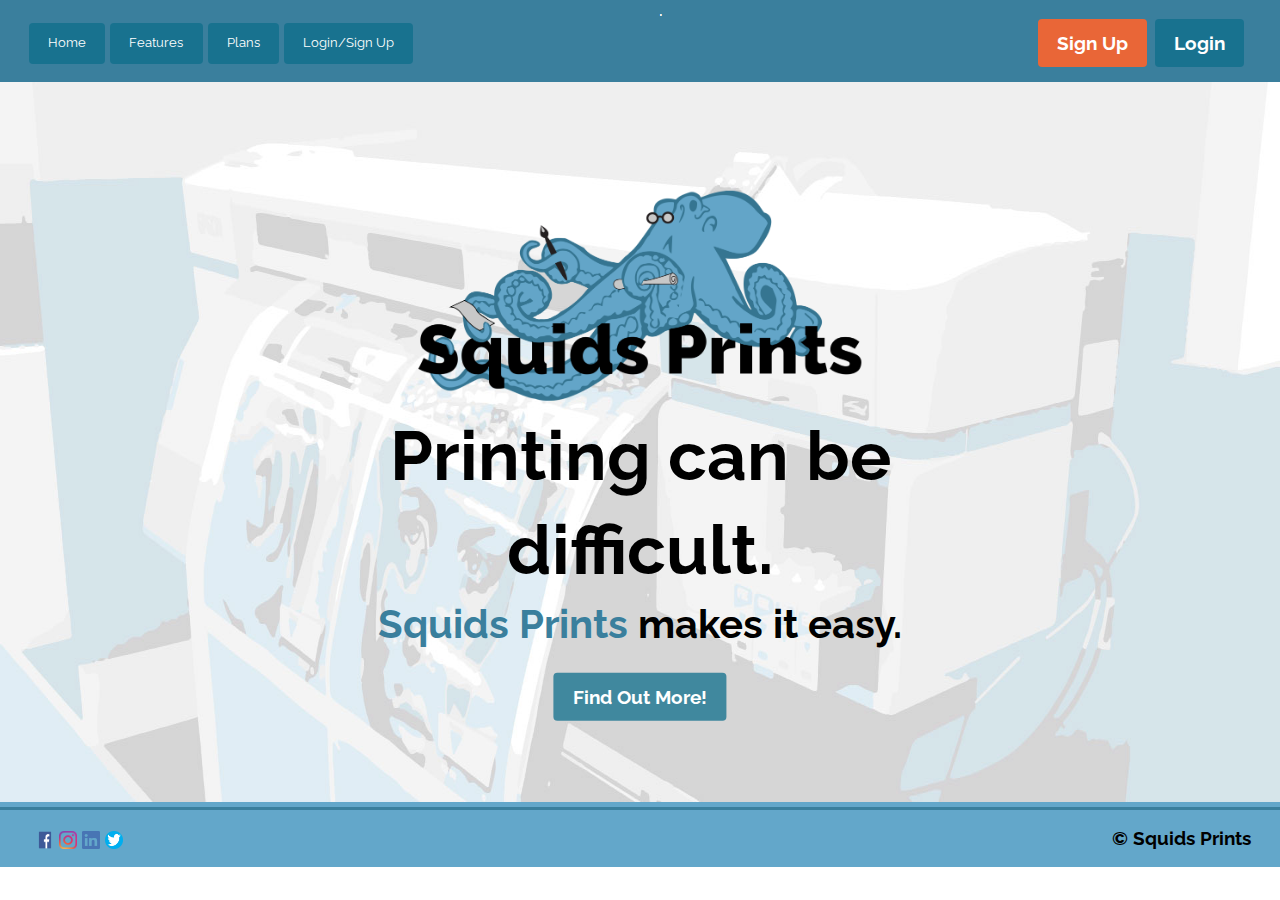
<file: index.html>
<!DOCTYPE html>
<html lang="en-ca">
<head>
  <meta charset="utf-8">
  <title>Squids Prints Homepage</title>
  <meta name="viewport" content="width=device-width,initial-scale=1">
  <link href="css/modules.css" rel="stylesheet">
  <link href="css/grid.css" rel="stylesheet">
  <link href="css/type.css" rel="stylesheet">
  <link href="css/main.css" rel="stylesheet">
  <link href="css/dropdown.css" rel="stylesheet">
  <link href="https://fonts.googleapis.com/css?family=Raleway:300,300i,400,400i,500,500i,600,600i,700,700i,900,900i&display=swap" rel="stylesheet">
</head>
<body>

  <ul class="skip-links">
    <li><a href="#welcome" tabindex="0">Jump to main content</a></li>
    <li><a href="#main" tabindex="0">Jump to middle of page content</a></li>
    <li><a href="#nav" tabindex="0">Jump to navigation content</a></li>
    <li><a href="#footer" tabindex="0">Jump to footer</a></li>
  </ul>

  <header role="banner" class="masthead grid grid-middle">

    <nav role="navigation" id="nav" tabindex="0" class="unit xs-1 s-1 m-1 l-0 xl-0 zindex-1000 menu-wrap list-group fixed text-center">
      <input type="checkbox" class="toggler" id="dropdown" required aria-label="drop down menu">
      <div class="hamburger">
        <div>
        </div>
      </div>
      <div class="menu list-group fixed text-center">
        <div>
          <div>
            <ul class="list-group">
              <li><a href="index.html" aria-label="Go to Homepage">Home</a></li>
              <li><a href="tour.html" aria-label="Go to Features">Features</a></li>
              <li><a href="pricing.html" aria-label="Go to Plans">Plans</a></li>
              <li><a href="sign-up.html" aria-label="Go to Sign Up and Login Page">Login/Sign Up</a></li>
            </ul>
          </div>
        </div>
      </div>
    </nav>

    <nav class="unit xs-0 l-1-2 list-group-inline push-0 gutter">
      <ul class="list-group-inline push-1-2">
        <li><a class="btn micro" href="index.html" aria-label="Go to Homepage">Home</a></li>
        <li><a class="btn micro" href="tour.html" aria-label="Go to Features">Features</a></li>
        <li><a class="btn micro" href="pricing.html" aria-label="Go to Plans">Plans</a></li>
        <li><a class="btn micro" href="sign-up.html" aria-label="Go to Sign Up and Login Page">Login/Sign Up</a></li>
      </ul>
    </nav>

    <div id="signup" class="push-0 unit xs-1 l-1-2 pad-b-1-2 hiddenlarge gutter">
      <ul>
        <li><a class="right btn push-r-1-4 bold" href="sign-up.html">Login</a></li>
        <li><a class="right btn btn-emph bold push-t-0 push-r-1-4" href="sign-up.html">Sign Up</a></li>
      </ul>
    </div>

    <section role="complementary" id="welcome" class="unit xs-1">
      <article class="banner embed embed-16by9">
        <img class="embed-item" src="images/banner.jpg" alt="" aria-details="#banner">
        <div class="pin-c w-1 max-length gutter text-center">
          <img class="banimg pad-t" src="images/logo.png" alt="" aria-details="#ship">
          <div class="center">
            <h1 class="yotta push-0">Printing can be difficult.</h1>
            <h2 class="push-0"><span class="emph"> Squids Prints</span> makes it easy.</h2>
            <div class="hiddenlarge">
              <a class="btn btn-ghost btn-banner bold" href="tour.html">Find Out More!</a>
            </div>
          </div>
        </div>
      </article>
    </section>
  </header>

  <main class="grid grid-middle mb" role="main" id="main">
    <div class="unit xs-1 hiddensmall push-1-2">
      <div class="grid">
        <ul class="unit xs-1 unit-content-center list-group-inline unit-xs-content-center-horizontal unit-s-content-center-horizontal unit-m-content-center-horizontal">
          <li><a class="btn bold micro" href="tour.html">Find Out More!</a></li>
          <li><a class="btn btn-emph bold micro" href="sign-up.html">Sign Up</a></li>
          <li><a class="btn bold micro" href="sign-up.html">Login</a></li>
        </ul>
      </div>
    </div>
  </main>

  <footer role="contentinfo" id="footer" class="footer grid gutter pad-t-1-4">
    <ul class="unit xs-1-2 list-group-inline push-1-4 island-1-4">
      <li>
        <i class="icon i-18">
          <a href="http://www.facebook.com"><img src="images/social-media/facebook.png" alt="facebook icon"></a>
        </i>
      </li>
      <li>
        <i class="icon i-18">
          <a href="http://www.instagram.com"><img src="images/social-media/instagram.png" alt="instagram icon"></a>
        </i>
      </li>
      <li>
        <i class="icon i-18">
          <a href="http://www.linkedin.com"><img src="images/social-media/linkedin.png" alt="linkedin icon"></a>
        </i>
      </li>
      <li>
        <i class="icon i-18">
          <a href="http://www.twitter.com"><img src="images/social-media/twitter.png" alt="twitter icon"></a>
        </i>
      </li>
    </ul>
    <div class="unit xs-1-2 bold inline-block pad-t-1-4 right">
      <p class="right push-0 bp">© Squids Prints</p>
    </div>
  </footer>

</body>
</html>
</file>
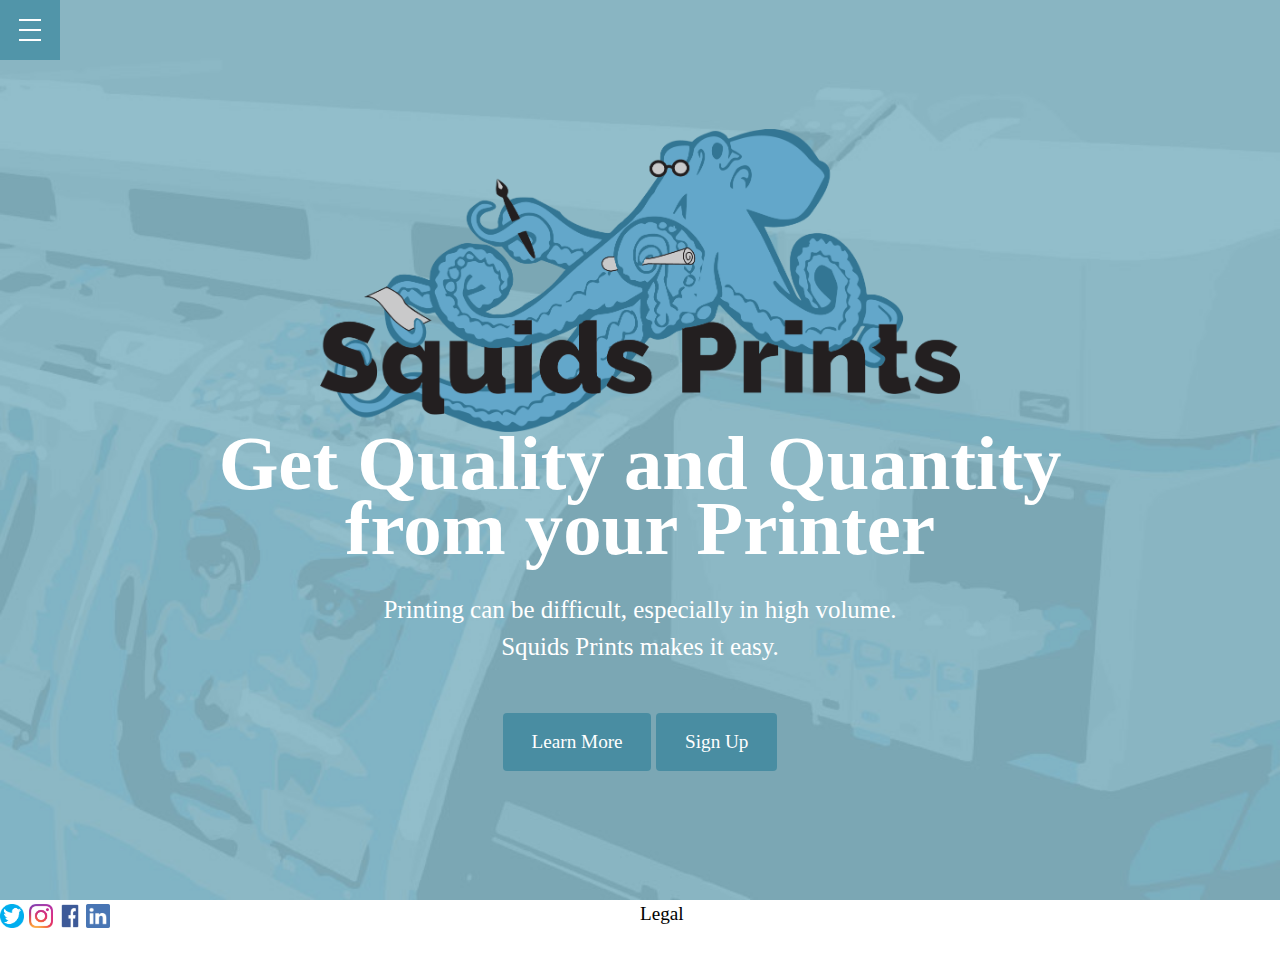
<file: index3.html>
<!DOCTYPE html>
<html lang="en-ca">
<head>
  <meta charset="utf-8">
  <title>Squids Prints</title>
  <meta name="viewport" content="width=device-width,initial-scale=1">
  <link href="css/modules.css" rel="stylesheet">
  <link href="css/grid.css" rel="stylesheet">
  <link href="css/type.css" rel="stylesheet">
  <link href="css/main2.css" rel="stylesheet">
  <link href="https://fonts.googleapis.com/css?family=Raleway:300,300i,400,400i,500,500i,600,600i,700,700i,900,900i&display=swap" rel="stylesheet">
</head>

<body>
  <nav class="menu-wrap list-group fixed text-center">
    <input type="checkbox" class="toggler">
    <div class="hamburger"><div></div></div>
      <div class="menu list-group fixed text-center">
        <div>
        <div>
          <ul class="list-group">
            <li><a href="index.html">Home</a></li>
            <li><a href="tour.html">Features</a></li>
            <li><a href="sign-up.html">Login/Sign Up</a></li>
          </ul>
        </div>
      </div>
    </div>
  </nav>

  <header class="grid center-text showcase">
    <div class="unit xs-1 media-body max-width showcase-inner">
    <img class="img-flex max-width min-width w-1-2" src="images/squidsprintslogo.png">
      <h1>Get Quality and Quantity<br> from your Printer</h1></h1>
      <p class="banner-text-homepage">Printing can be difficult, especially in high volume.<br><span class="emph">Squids Prints</span> makes it easy.</p>
      <div class="inline">
        <a href="#" class="btn">Learn More</a>
        <a href="#" class="btn">Sign Up</a>
      </div>
    </div>
  </header>

  <footer class="grid">
    <div class="unit xs-1-2 grid-middle">
      <ul class="list-group list-group-inline footer">
        <li><a href="http://www.twitter.com" alt="twitter icon"><img class="icon i-24" src="images/social-media/twitter.png" alt=""></a></li>
        <li><a href="http://www.instagram.com" alt="instagram icon"><img class="icon i-24" src="images/social-media/instagram.png" alt=""></a></li>
        <li><a href="http://www.facebook.com" alt="facebook icon"><img class="icon i-24" src="images/social-media/facebook.png" alt=""></a></li>
        <li><a href="http://www.linkedin.com" alt="linkedin Icon"><img class="icon i-24" src="images/social-media/linkedin.png" alt=""></a></li>
      </ul>
    </div>
    <p class="unit xs-1-2 footer">Legal</p>
  </footer>

</body>
</html>
</file>
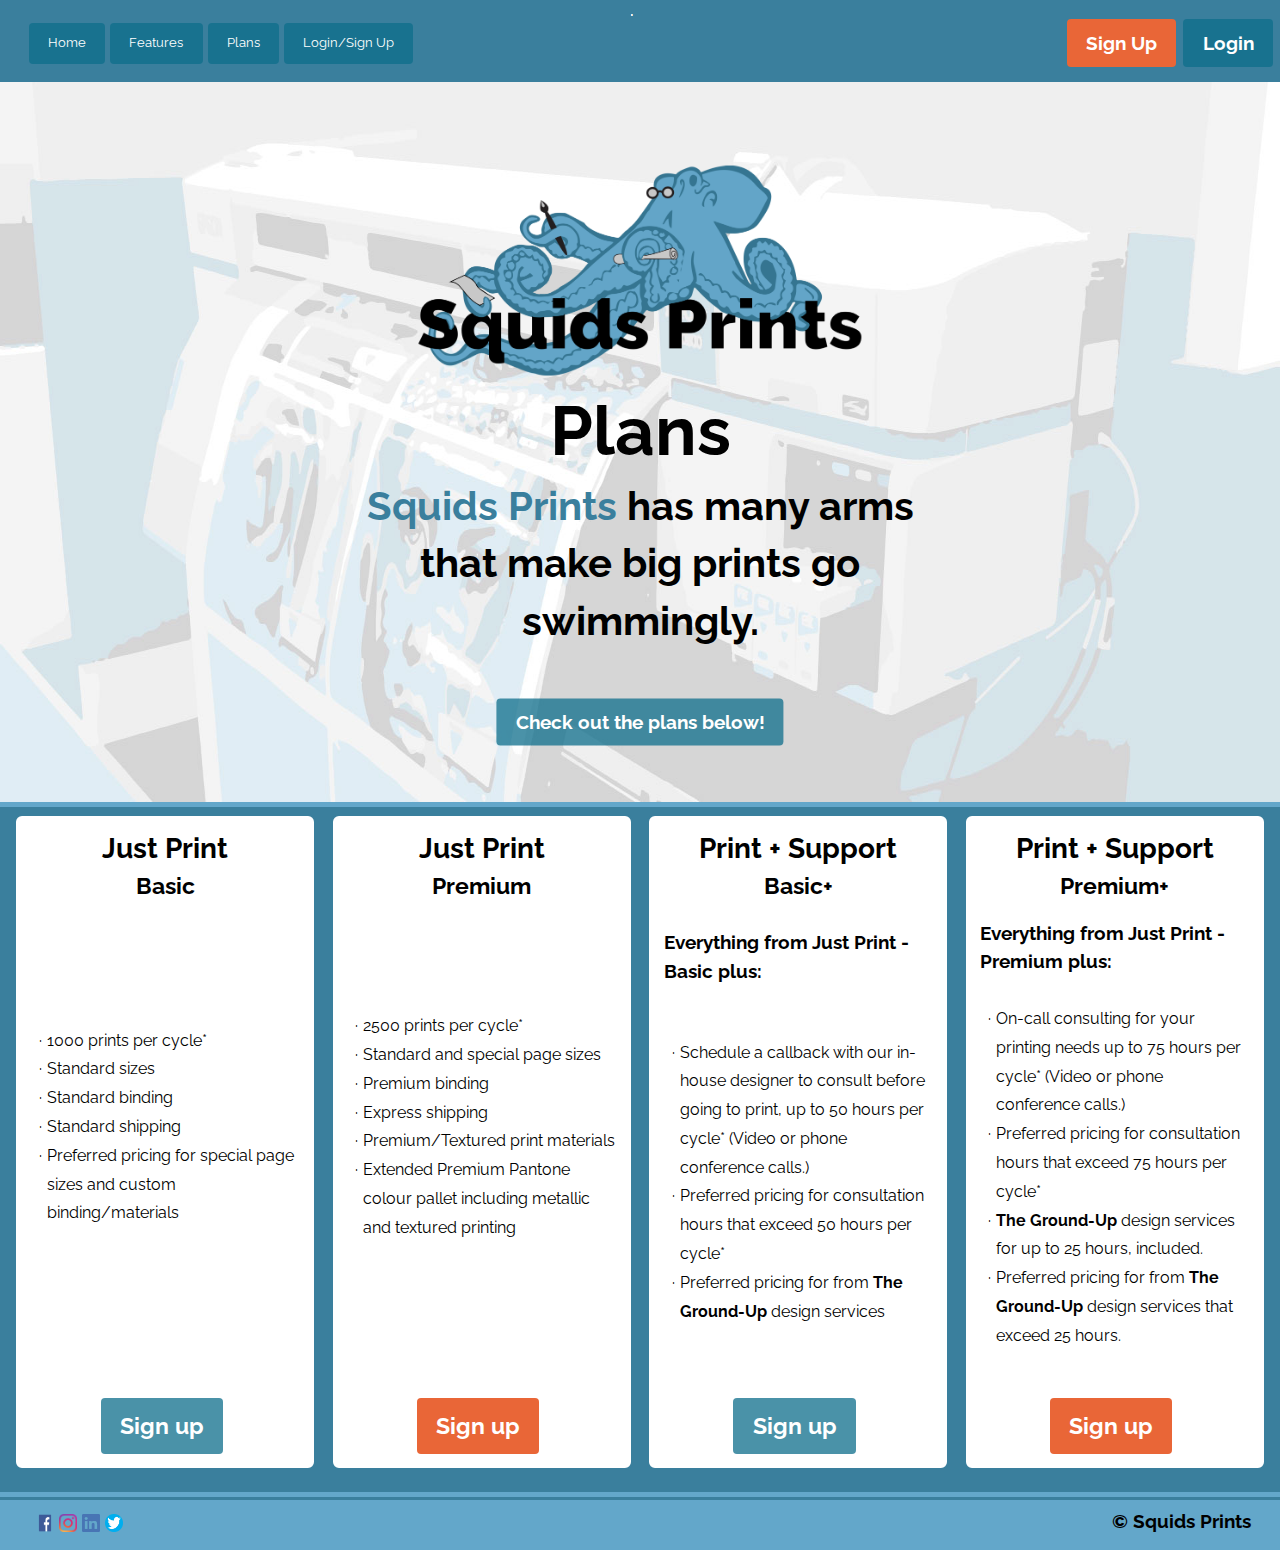
<file: pricing.html>
<!DOCTYPE html>
<html lang="en-ca">
<head>
  <meta charset="utf-8">
  <title>Squids Prints Pricing</title>
  <meta name="viewport" content="width=device-width,initial-scale=1">
  <link href="css/modules.css" rel="stylesheet">
  <link href="css/grid.css" rel="stylesheet">
  <link href="css/type.css" rel="stylesheet">
  <link href="css/main.css" rel="stylesheet">
  <link href="css/dropdown.css" rel="stylesheet">
  <link href="https://fonts.googleapis.com/css?family=Raleway:300,300i,400,400i,500,500i,600,600i,700,700i,900,900i&display=swap" rel="stylesheet">
</head>
<body>

  <ul class="skip-links">
    <li><a href="#main" tabindex="0">Jump to main content</a></li>
    <li><a href="#nav" tabindex="0">Jump to navigation content</a></li>
    <li><a href="#signup" tabindex="0">Jump to signup</a></li>
  </ul>

  <header role="banner" class="masthead grid grid-middle">

    <nav role="navigation" id="nav" tabindex="0" class="unit xs-1 s-1 m-1 l-0 xl-0 zindex-1000 menu-wrap list-group fixed text-center">
      <input type="checkbox" class="toggler" id="dropdown" required aria-label="drop down menu">
      <div class="hamburger">
        <div>
        </div>
      </div>
      <div class="menu list-group fixed text-center">
        <div>
          <div>
            <ul class="list-group">
              <li><a href="index.html" aria-label="Go to Homepage">Home</a></li>
              <li><a href="tour.html" aria-label="Go to Features">Features</a></li>
              <li><a href="pricing.html" aria-label="Go to Plans">Plans</a></li>
              <li><a href="sign-up.html" aria-label="Go to Sign Up and Login Page">Login/Sign Up</a></li>
            </ul>
          </div>
        </div>
      </div>
    </nav>

    <nav class="unit xs-0 l-1-2 list-group-inline push-0 gutter">
      <ul class="list-group-inline push-1-2">
        <li><a class="btn micro" href="index.html" aria-label="Go to Homepage">Home</a></li>
        <li><a class="btn micro" href="tour.html" aria-label="Go to Features">Features</a></li>
        <li><a class="btn micro" href="pricing.html" aria-label="Go to Plans">Plans</a></li>
        <li><a class="btn micro" href="sign-up.html" aria-label="Go to Sign Up and Login Page">Login/Sign Up</a></li>
      </ul>
    </nav>

    <div class="hiddensmall push-0 unit xs-1 island-1-2 right">
      <div class="right">
        <img class="navimg right" src="images/logo.png" alt="logo">
      </div>
    </div>

    <div id="signup" class="hiddenlarge push-0 unit xs-1 l-1-2 pad-b-1-2">
      <ul>
        <li><a class="right btn bold push-r-1-4" href="sign-up.html">Login</a></li>
        <li><a class="right btn bold btn-emph bold push-t-0 push-r-1-4" href="sign-up.html">Sign Up</a></li>
      </ul>
    </div>

    <section id="bannercontent" class="hiddensmall unit xs-1">
      <article class="banner embed embed-16by9">
        <img class="embed-item" src="images/banner.jpg" alt="" aria-details="#banner">
        <div class="banner-content pin-c max-length gutter text-center">
          <div class="grid grid-middle loginbck">
            <div class="container unit xs-1">
              <p class="wp bold push-0 pad-t-1-2">Printing can be difficult. Squids Prints make it easy!<br>Check out a plan below</p>
              <div class="push-1-2">
                <ul class="list-group-inline">
                  <li><a class="btn bold" href="sign-up.html">Login</a></li>
                  <li><a class=" btn btn-emph bold" href="sign-up.html">Sign Up</a></li>
                </ul>
              </div>
            </div>
          </div>
        </div>
      </article>
    </section>

    <section id="bancontent" class="unit xs-1 hiddenlarge">
      <article class="banner embed embed-16by9">
        <img class="embed-item" src="images/banner.jpg" alt="" aria-details="#banner">
        <div class="banner-content pin-c w-1 max-length gutter text-center">
          <img class="banimg pad-t" src="images/logo.png" alt="" aria-details="#ship">
          <h1 class="yotta push-0">Plans</h1>
          <h2><span class="emph"> Squids Prints</span> has many arms that make big prints go swimmingly.</h2>
          <a class="btn btn-ghost btn-banner bold" href="tour.html">Check out the plans below!</a>
        </div>
      </article>
    </section>
  </header>

  <main role="main" id="main">
    <section>
      <ol class="grid grid-stretch content-fill gutter-1-4 list-group cardback">

        <li class="unit xs-1 s-1 m-1-2 l-1-4 island-1-4 push-1-2 unit-content-distribute">
          <div class="card island-1-2 content-fill unit-content-distribute">
            <p class="giga push-0 bold center-text">Just Print <br><span class="mega">Basic</span></p>
            <ul class="milli">
              <li>1000 prints per cycle*</li>
              <li>Standard sizes</li>
              <li>Standard binding</li>
              <li>Standard shipping</li>
              <li>Preferred pricing for special page sizes and custom binding/materials</li>
            </ul>
            <p class="mega push-0 center-block"><a class="right btn bold push-r-1-4" href="sign-up.html">Sign up</a></p>
          </div>
        </li>

        <li class="unit xs-1 s-1 m-1-2 l-1-4 island-1-4 push-1-2 unit-content-distribute">
          <div class="card island-1-2 content-fill unit-content-distribute">
            <p class="giga push-0 bold center-text">Just Print <br><span class="mega">Premium</span></p>
            <ul class="milli">
              <li>2500 prints per cycle*</li>
              <li>Standard and special page sizes</li>
              <li>Premium binding</li>
              <li>Express shipping</li>
              <li>Premium/Textured print materials</li>
              <li>Extended Premium Pantone colour pallet including metallic and textured printing</li>
            </ul>
            <p class="mega push-0 center-block"><a class="right btn btn-emph bold push-r-1-4" href="sign-up.html">Sign up</a></p>
          </div>
        </li>

        <li class="unit xs-1 s-1 m-1-2 l-1-4 island-1-4 push-1-2 unit-content-distribute">
          <div class="card island-1-2 content-fill unit-content-distribute">
            <p class="giga push-0 bold center-text">Print + Support <br><span class="mega">Basic+</span></p>
            <p class="bold">Everything from Just Print - Basic plus:</p>
            <ul class="milli">
              <li>Schedule a callback with our in-house designer to consult before going to print, up to 50 hours per cycle* (Video or phone conference calls.)</li>
              <li>Preferred pricing for consultation hours that exceed 50 hours per cycle*</li>
              <li>Preferred pricing for from <b>The Ground-Up</b> design services</li>
            </ul>
            <p class="mega push-0 center-block"><a class="right btn bold push-r-1-4" href="sign-up.html">Sign up</a></p>
          </div>
        </li>

        <li class="unit xs-1 s-1 m-1-2 l-1-4 island-1-4 push-1-2 unit-content-distribute">
          <div class="card island-1-2 content-fill unit-content-distribute">
            <p class="giga push-0 bold center-text push-1-2">Print + Support <br><span class="mega">Premium+</span></p>
            <p class="bold">Everything from Just Print - Premium plus:</p>
            <ul class="milli">
              <li>On-call consulting for your printing needs up to 75 hours per cycle* (Video or phone conference calls.)</li>
              <li>Preferred pricing for consultation hours that exceed 75 hours per cycle*</li>
              <li><b>The Ground-Up</b> design services for up to 25 hours, included.</li>
              <li>Preferred pricing for from <b>The Ground-Up</b> design services that exceed 25 hours.</li>
            </ul>
            <p class="mega push-0 center-block"><a class="right btn bold btn-emph push-r-1-4" href="sign-up.html">Sign up</a></p>
          </div>
        </li>

      </ol>
    </section>
  </main>

  <footer role="contentinfo" id="footer" class="footer grid gutter">
    <ul class="unit xs-1-2 list-group-inline push-1-4 island-1-4">
      <li>
        <i class="icon i-18">
          <a href="http://www.facebook.com"><img src="images/social-media/facebook.png" alt="facebook icon"></a>
        </i>
      </li>
      <li>
        <i class="icon i-18">
          <a href="http://www.instagram.com"><img src="images/social-media/instagram.png" alt="instagram icon"></a>
        </i>
      </li>
      <li>
        <i class="icon i-18">
          <a href="http://www.linkedin.com"><img src="images/social-media/linkedin.png" alt="linkedin icon"></a>
        </i>
      </li>
      <li>
        <i class="icon i-18">
          <a href="http://www.twitter.com"><img src="images/social-media/twitter.png" alt="twitter icon"></a>
        </i>
      </li>
    </ul>
    <div class="unit xs-1-2 bold inline-block pad-t-1-4 right">
      <p class="right push-0 bp">© Squids Prints</p>
    </div>
  </footer>

</body>
</html>
</file>
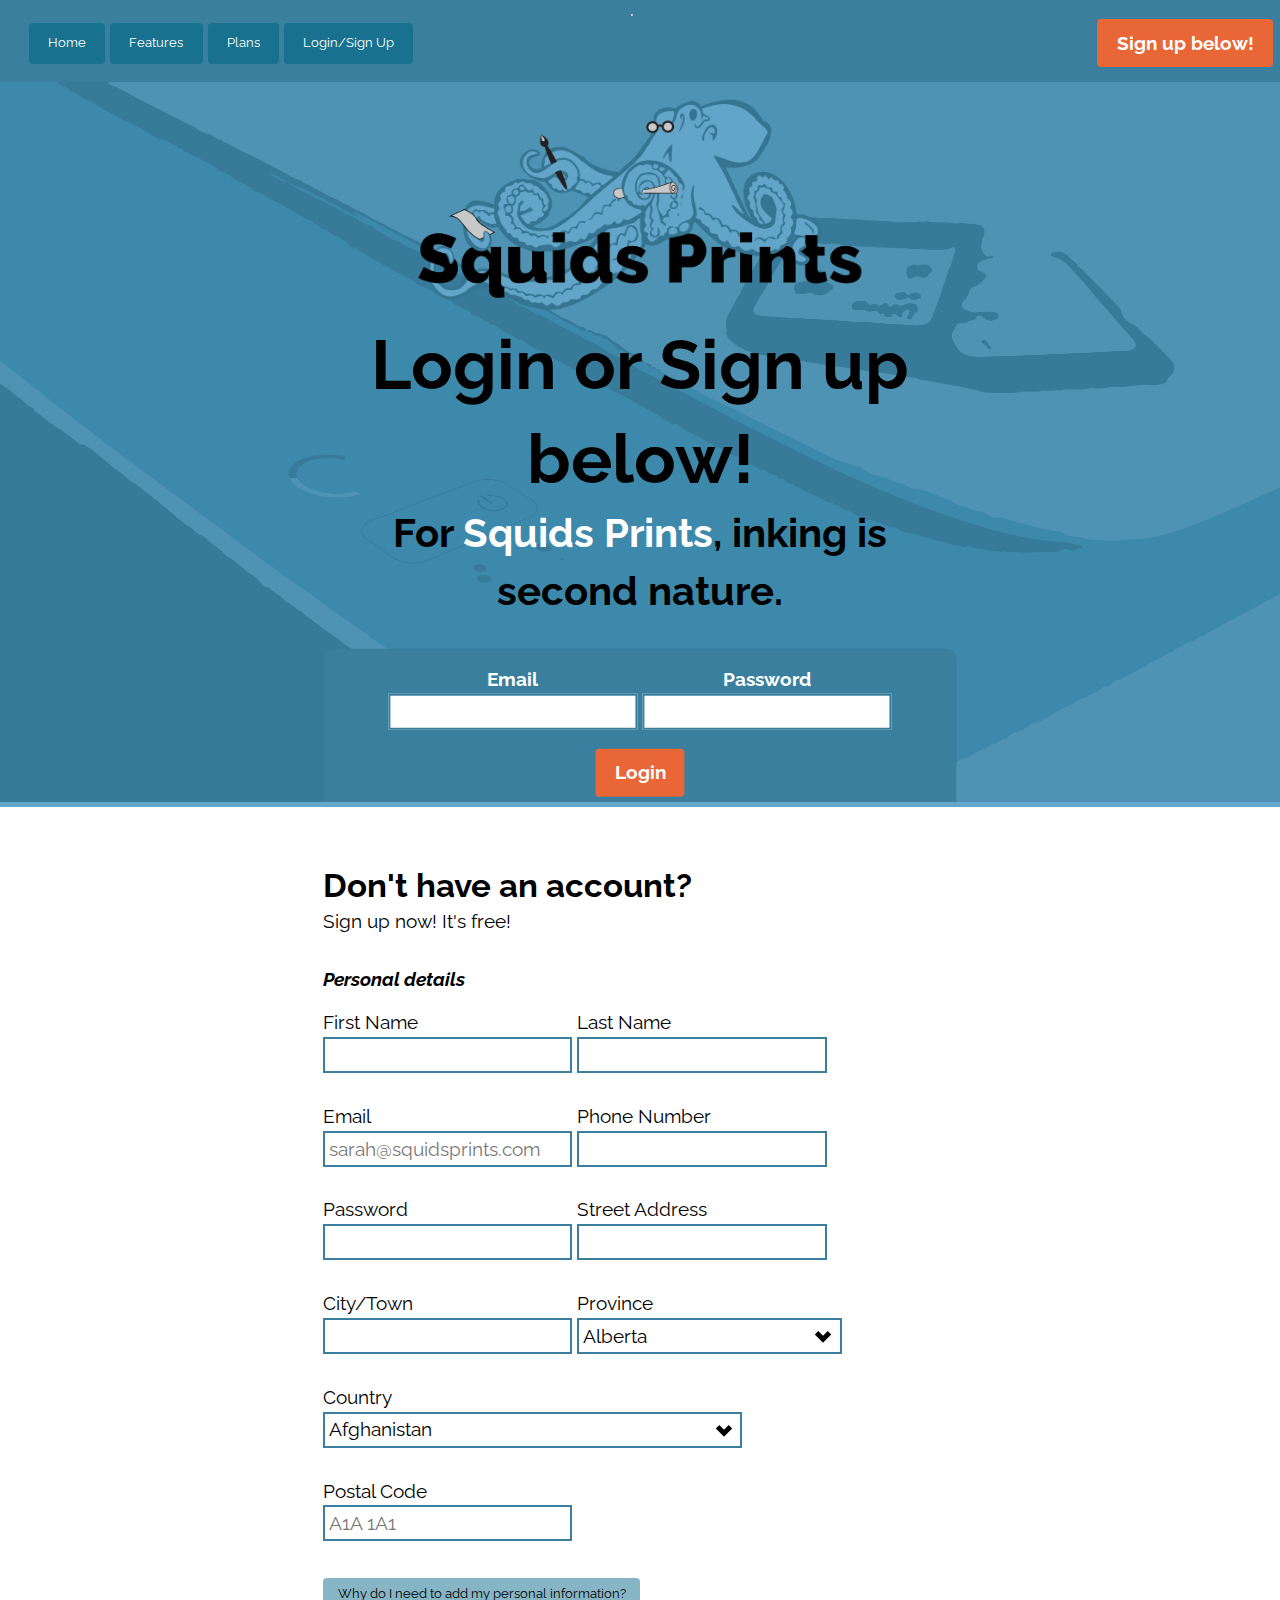
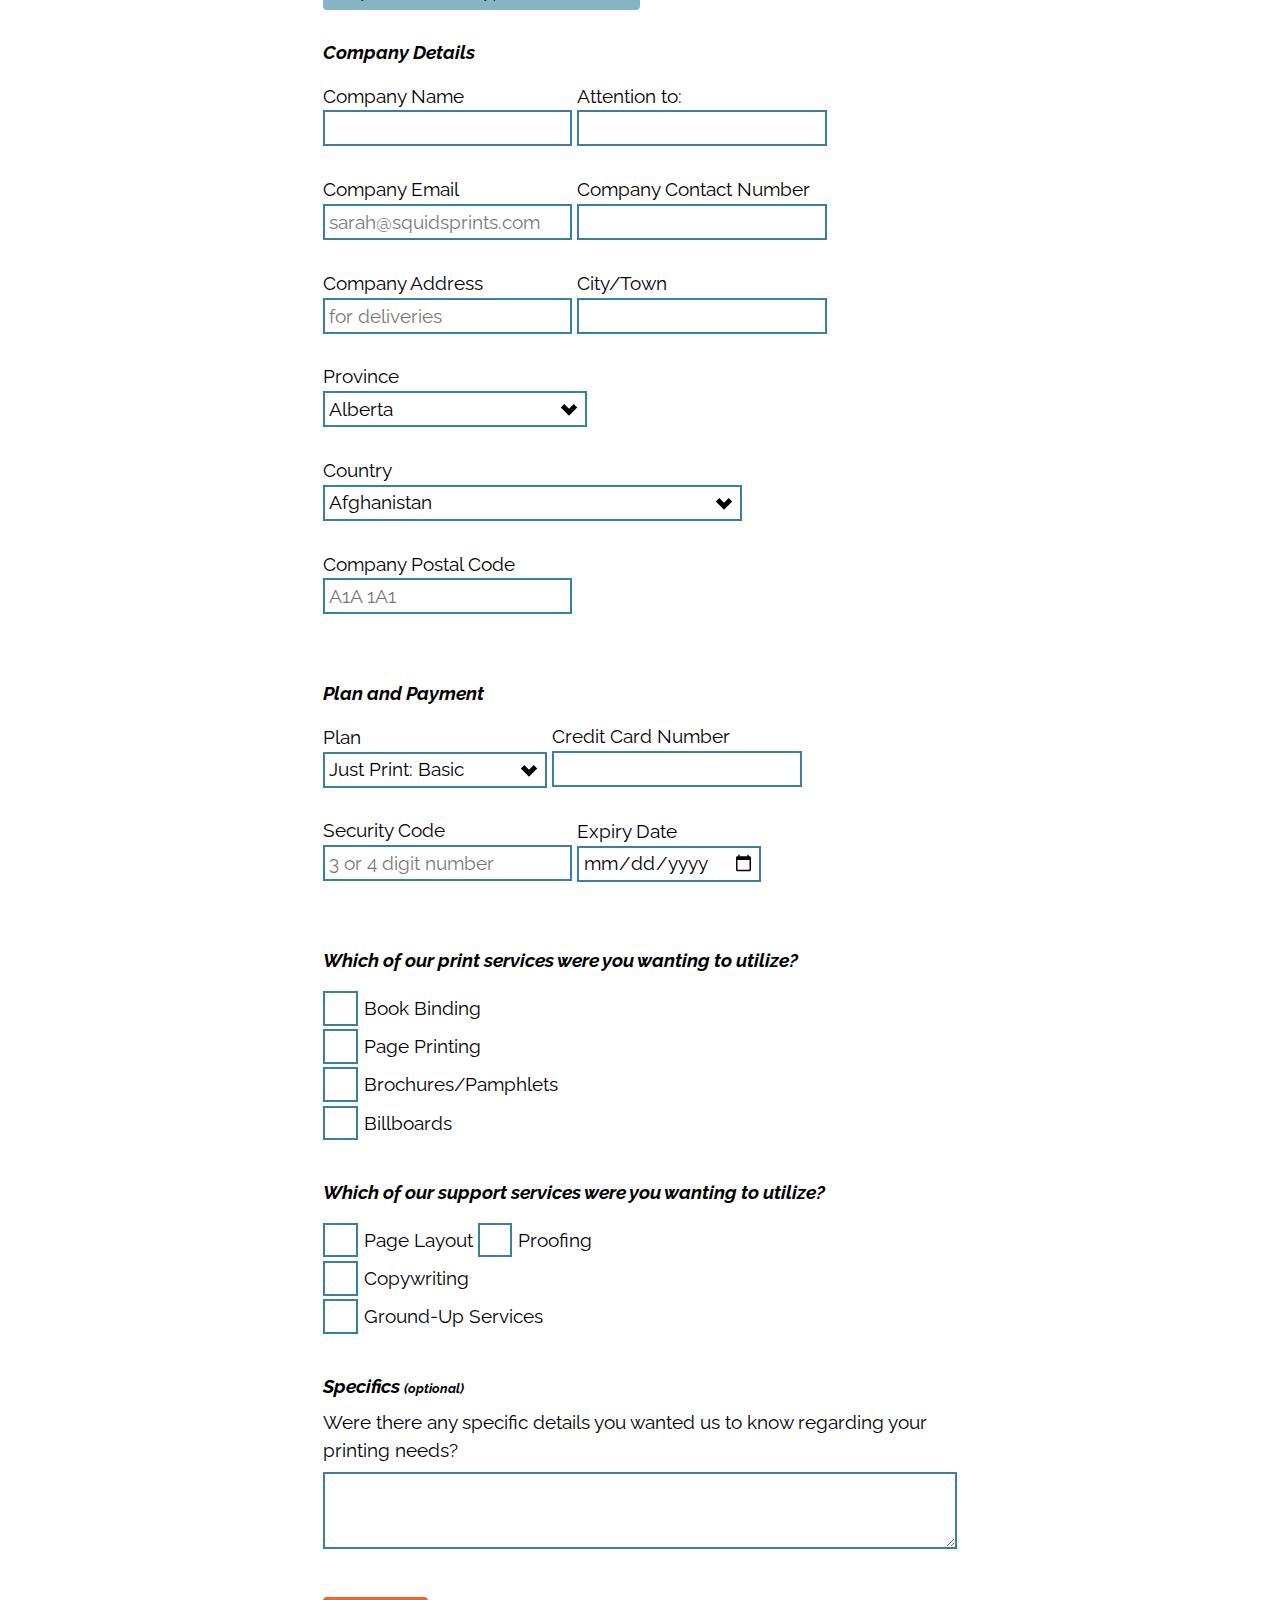
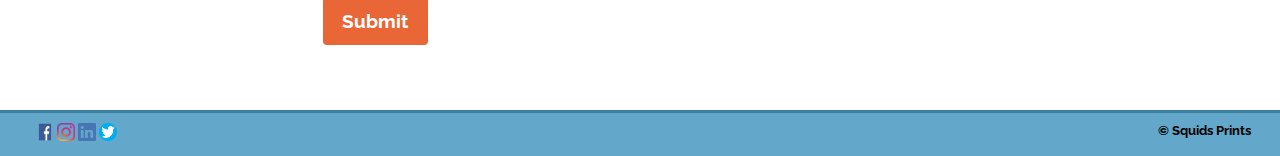
<file: sign-up.html>
<!DOCTYPE html>
<html lang="en-ca">
<head>
  <meta charset="utf-8">
  <title>Squids Prints Sign Up</title>
  <meta name="viewport" content="width=device-width,initial-scale=1">
  <link href="css/modules.css" rel="stylesheet">
  <link href="css/grid.css" rel="stylesheet">
  <link href="css/type.css" rel="stylesheet">
  <link href="css/main.css" rel="stylesheet">
  <link href="css/dropdown.css" rel="stylesheet">
  <link href="https://fonts.googleapis.com/css?family=Raleway:300,300i,400,400i,500,500i,600,600i,700,700i,900,900i&display=swap" rel="stylesheet">
</head>
<body>

  <ul class="skip-links">
    <li><a href="#nav" tabindex="0">jump to navigation content</a></li>
    <li><a href="#main" tabindex="0">jump to main content</a></li>
    <li><a href="#footer" tabindex="0">jump to footer content</a></li>
    <li><a href="#why" tabindex="0">jump to personal information gathering link</a></li>
  </ul>

  <header role="banner" class="masthead grid grid-middle">

    <nav role="navigation" id="nav" tabindex="0" class="unit xs-1 s-1 m-1 l-0 xl-0 zindex-1000 menu-wrap list-group fixed text-center">
      <input type="checkbox" class="toggler" id="dropdown" required aria-label="drop down menu">
      <div class="hamburger">
        <div>
        </div>
      </div>
      <div class="menu list-group fixed text-center">
        <div>
          <div>
            <ul class="list-group">
              <li><a href="index.html" aria-label="Go to Homepage">Home</a></li>
              <li><a href="tour.html" aria-label="Go to Features">Features</a></li>
              <li><a href="pricing.html" aria-label="Go to Plans">Plans</a></li>
              <li><a href="sign-up.html" aria-label="Go to Sign Up and Login Page">Login/Sign Up</a></li>
            </ul>
          </div>
        </div>
      </div>
    </nav>

    <nav class="unit xs-0 l-1-2 list-group-inline push-0 gutter">
      <ul class="list-group-inline push-1-2">
        <li><a class="btn micro" href="index.html" aria-label="Go to Homepage">Home</a></li>
        <li><a class="btn micro" href="tour.html" aria-label="Go to Features">Features</a></li>
        <li><a class="btn micro" href="pricing.html" aria-label="Go to Plans">Plans</a></li>
        <li><a class="btn micro" href="sign-up.html" aria-label="Go to Sign Up and Login Page">Login/Sign Up</a></li>
      </ul>
    </nav>

    <div class="hiddensmall push-0 unit xs-1 island-1-2 right">
      <div class="right">
        <img class="navimg right" src="images/logo.png" alt="logo">
      </div>
    </div>

    <div class="hiddenlarge push-0 unit xs-1 l-1-2 pad-b-1-2">
      <ul>
        <li><a class="right btn btn-emph bold push-t-0 push-r-1-4" href="#forms">Sign up below!</a></li>
      </ul>
    </div>

    <section id="bannercontent" class="hiddensmall unit xs-1">
      <article class="banner embed embed-16by9">
        <img class="embed-item" src="images/tourbanner.png" alt="" aria-details="#banner">
        <div class="banner-content pin-c max-length gutter text-center">
          <div class="grid grid-middle loginbck">
            <div class="container unit xs-1 s-1 m-1 l-2-3 xl-1-2 pad-t-1-2">
              <div class="inline-block">
                <label class="wp bold" for="maillogin">Email</label>
                <input id="maillogin" type="email" required>
              </div>
              <div class="inline-block">
                <label class="wp bold" for="passlogin">Password</label>
                <input id="passlogin" type="password" required>
              </div>
            </div>
            <div class="unit xs-1 push-1-2">
              <ul class="list-group-inline">
                <li><a class="btn btn-emph bold center" href="sign-up.html">Login</a></li>
                <li><a class="hiddensmall btn bold center" href="#forms">Sign below!</a></li>
              </ul>
            </div>
          </div>
        </div>
      </article>
    </section>

    <section id="bancontent" class=" hiddenlarge unit xs-1">
      <article class="banner embed embed-16by9">
        <img class="embed-item" src="images/loginbanner.png" alt="" aria-details="#banner">
        <div class="banner-content pin-c w-1 max-length gutter text-center">
          <img class="banimg pad-t" src="images/logo.png" alt="" aria-details="#ship">
          <h1 class="yotta push-0">Login or Sign up below!</h1>
          <h2>For<span class="wp"> Squids Prints</span>, inking is second nature.</h2>
          <div class="grid grid-middle loginbck">
            <div class="container unit xs-1 s-1 m-1 l-2-3 xl-1-2 pad-t-1-2">
              <div class="inline-block">
                <label class="wp bold" for="emaillogin">Email</label>
                <input id="emaillogin" type="email" required>
              </div>
              <div class="inline-block">
                <label class="wp bold" for="passwordlogin">Password</label>
                <input id="passwordlogin" type="password" required>
              </div>
            </div>
            <div class="unit xs-1 push-1-2">
              <button class="btn btn-emph bold center" type="submit">Login</button>
            </div>
          </div>
        </div>
      </article>
    </section>
  </header>

  <main role="main" id="main" tabindex="0">
    <section class="grid grid-middle">
      <div class="container unit xs-1 s-1 m-1 l-2-3 xl-1-2 island">
        <h3 class="pad-t push-0">Don't have an account?</h3>
        <p>Sign up now! It's free!</p>

        <form method="POST" action="https://formspree.io/mvorakyw" id="forms">

          <fieldset id="signup" class="one" tabindex="0">
            <legend class="push-1-4 italic unit xs-1">Personal details</legend>
            <div class="push">
              <label for="first">First Name</label>
              <input id="first" name="yourfirstname" required>
            </div>
            <div class="push">
              <label for="last">Last Name</label>
              <input id="last" name="yourlastname" required>
            </div>
            <div class="push">
              <label for="email">Email</label>
              <input id="email" type="email" name="personalemail" placeholder="sarah@squidsprints.com" required aria-label="email example:sarah@squidsprints.com">
            </div>
            <div class="push">
              <label for="tel">Phone Number</label>
              <input id="tel" name="personaltel" required>
            </div>
            <div class="push">
              <label for="password">Password</label>
              <input id="password" name="personalpassword" type="password" required>
            </div>
            <div class="push">
              <label for="address">Street Address</label>
              <input id="address" name="youraddress" required>
            </div>
            <div class="push">
              <label for="city">City/Town</label>
              <input id="city" name="yourcity" required>
            </div>

            <div class="push">
              <label for="province">Province</label>
              <select id="province" name="yourprovince">
                <option>Alberta</option>
                <option>British Columbia</option>
                <option>Manitoba</option>
                <option>New Brunswick</option>
                <option>Newfoundland and Labrador</option>
                <option>Nova Scotia</option>
                <option>Ontario</option>
                <option>Prince Edward Island</option>
                <option>Quebec</option>
                <option>Saskatchewan</option>
                <option>Northwest Territories</option>
                <option>Nunavut</option>
                <option>Yukon</option>
              </select>
            </div>

            <div class="push">
              <label for="country">Country</label>
              <select id="country" name="yourcountry">
                <option>Afghanistan</option>
                <option>Åland Islands</option>
                <option>Albania</option>
                <option>Algeria</option>
                <option>American Samoa</option>
                <option>Andorra</option>
                <option>Angola</option>
                <option>Anguilla</option>
                <option>Antarctica</option>
                <option>Antigua and Barbuda</option>
                <option>Argentina</option>
                <option>Armenia</option>
                <option>Aruba</option>
                <option>Australia</option>
                <option>Austria</option>
                <option>Azerbaijan</option>
                <option>Bahamas</option>
                <option>Bahrain</option>
                <option>Bangladesh</option>
                <option>Barbados</option>
                <option>Belarus</option>
                <option>Belgium</option>
                <option>Belize</option>
                <option>Benin</option>
                <option>Bermuda</option>
                <option>Bhutan</option>
                <option>Bolivia, Plurinational State of</option>
                <option>Bonaire, Sint Eustatius and Saba</option>
                <option>Bosnia and Herzegovina</option>
                <option>Botswana</option>
                <option>Bouvet Island</option>
                <option>Brazil</option>
                <option>British Indian Ocean Territory</option>
                <option>Brunei Darussalam</option>
                <option>Bulgaria</option>
                <option>Burkina Faso</option>
                <option>Burundi</option>
                <option>Cambodia</option>
                <option>Cameroon</option>
                <option>Canada</option>
                <option>Cape Verde</option>
                <option>Cayman Islands</option>
                <option>Central African Republic</option>
                <option>Chad</option>
                <option>Chile</option>
                <option>China</option>
                <option>Christmas Island</option>
                <option>Cocos (Keeling) Islands</option>
                <option>Colombia</option>
                <option>Comoros</option>
                <option>Congo</option>
                <option>Congo, the Democratic Republic of the</option>
                <option>Cook Islands</option>
                <option>Costa Rica</option>
                <option>Côte d'Ivoire</option>
                <option>Croatia</option>
                <option>Cuba</option>
                <option>Curaçao</option>
                <option>Cyprus</option>
                <option>Czech Republic</option>
                <option>Denmark</option>
                <option>Djibouti</option>
                <option>Dominica</option>
                <option>Dominican Republic</option>
                <option>Ecuador</option>
                <option>Egypt</option>
                <option>El Salvador</option>
                <option>Equatorial Guinea</option>
                <option>Eritrea</option>
                <option>Estonia</option>
                <option>Ethiopia</option>
                <option>Falkland Islands (Malvinas)</option>
                <option>Faroe Islands</option>
                <option>Fiji</option>
                <option>Finland</option>
                <option>France</option>
                <option>French Guiana</option>
                <option>French Polynesia</option>
                <option>French Southern Territories</option>
                <option>Gabon</option>
                <option>Gambia</option>
                <option>Georgia</option>
                <option>Germany</option>
                <option>Ghana</option>
                <option>Gibraltar</option>
                <option>Greece</option>
                <option>Greenland</option>
                <option>Grenada</option>
                <option>Guadeloupe</option>
                <option>Guam</option>
                <option>Guatemala</option>
                <option>Guernsey</option>
                <option>Guinea</option>
                <option>Guinea-Bissau</option>
                <option>Guyana</option>
                <option>Haiti</option>
                <option>Heard Island and McDonald Islands</option>
                <option>Holy See (Vatican City State)</option>
                <option>Honduras</option>
                <option>Hong Kong</option>
                <option>Hungary</option>
                <option>Iceland</option>
                <option>India</option>
                <option>Indonesia</option>
                <option>Iran, Islamic Republic of</option>
                <option>Iraq</option>
                <option>Ireland</option>
                <option>Isle of Man</option>
                <option>Israel</option>
                <option>Italy</option>
                <option>Jamaica</option>
                <option>Japan</option>
                <option>Jersey</option>
                <option>Jordan</option>
                <option>Kazakhstan</option>
                <option>Kenya</option>
                <option>Kiribati</option>
                <option>Korea, Democratic People's Republic of</option>
                <option>Korea, Republic of</option>
                <option>Kuwait</option>
                <option>Kyrgyzstan</option>
                <option>Lao People's Democratic Republic</option>
                <option>Latvia</option>
                <option>Lebanon</option>
                <option>Lesotho</option>
                <option>Liberia</option>
                <option>Libya</option>
                <option>Liechtenstein</option>
                <option>Lithuania</option>
                <option>Luxembourg</option>
                <option>Macao</option>
                <option>Macedonia, the former Yugoslav Republic of</option>
                <option>Madagascar</option>
                <option>Malawi</option>
                <option>Malaysia</option>
                <option>Maldives</option>
                <option>Mali</option>
                <option>Malta</option>
                <option>Marshall Islands</option>
                <option>Martinique</option>
                <option>Mauritania</option>
                <option>Mauritius</option>
                <option>Mayotte</option>
                <option>Mexico</option>
                <option>Micronesia, Federated States of</option>
                <option>Moldova, Republic of</option>
                <option>Monaco</option>
                <option>Mongolia</option>
                <option>Montenegro</option>
                <option>Montserrat</option>
                <option>Morocco</option>
                <option>Mozambique</option>
                <option>Myanmar</option>
                <option>Namibia</option>
                <option>Nauru</option>
                <option>Nepal</option>
                <option>Netherlands</option>
                <option>New Caledonia</option>
                <option>New Zealand</option>
                <option>Nicaragua</option>
                <option>Niger</option>
                <option>Nigeria</option>
                <option>Niue</option>
                <option>Norfolk Island</option>
                <option>Northern Mariana Islands</option>
                <option>Norway</option>
                <option>Oman</option>
                <option>Pakistan</option>
                <option>Palau</option>
                <option>Palestinian Territory, Occupied</option>
                <option>Panama</option>
                <option>Papua New Guinea</option>
                <option>Paraguay</option>
                <option>Peru</option>
                <option>Philippines</option>
                <option>Pitcairn</option>
                <option>Poland</option>
                <option>Portugal</option>
                <option>Puerto Rico</option>
                <option>Qatar</option>
                <option>Réunion</option>
                <option>Romania</option>
                <option>Russian Federation</option>
                <option>Rwanda</option>
                <option>Saint Barthélemy</option>
                <option>Saint Helena, Ascension and Tristan da Cunha</option>
                <option>Saint Kitts and Nevis</option>
                <option>Saint Lucia</option>
                <option>Saint Martin (French part)</option>
                <option>Saint Pierre and Miquelon</option>
                <option>Saint Vincent and the Grenadines</option>
                <option>Samoa</option>
                <option>San Marino</option>
                <option>Sao Tome and Principe</option>
                <option>Saudi Arabia</option>
                <option>Senegal</option>
                <option>Serbia</option>
                <option>Seychelles</option>
                <option>Sierra Leone</option>
                <option>Singapore</option>
                <option>Sint Maarten (Dutch part)</option>
                <option>Slovakia</option>
                <option>Slovenia</option>
                <option>Solomon Islands</option>
                <option>Somalia</option>
                <option>South Africa</option>
                <option>South Georgia and the South Sandwich Islands</option>
                <option>South Sudan</option>
                <option>Spain</option>
                <option>Sri Lanka</option>
                <option>Sudan</option>
                <option>Suriname</option>
                <option>Svalbard and Jan Mayen</option>
                <option>Swaziland</option>
                <option>Sweden</option>
                <option>Switzerland</option>
                <option>Syrian Arab Republic</option>
                <option>Taiwan, Province of China</option>
                <option>Tajikistan</option>
                <option>Tanzania, United Republic of</option>
                <option>Thailand</option>
                <option>Timor-Leste</option>
                <option>Togo</option>
                <option>Tokelau</option>
                <option>Tonga</option>
                <option>Trinidad and Tobago</option>
                <option>Tunisia</option>
                <option>Turkey</option>
                <option>Turkmenistan</option>
                <option>Turks and Caicos Islands</option>
                <option>Tuvalu</option>
                <option>Uganda</option>
                <option>Ukraine</option>
                <option>United Arab Emirates</option>
                <option>United Kingdom</option>
                <option>United States</option>
                <option>United States Minor Outlying Islands</option>
                <option>Uruguay</option>
                <option>Uzbekistan</option>
                <option>Vanuatu</option>
                <option>Venezuela, Bolivarian Republic of</option>
                <option>Viet Nam</option>
                <option>Virgin Islands, British</option>
                <option>Virgin Islands, U.S.</option>
                <option>Wallis and Futuna</option>
                <option>Western Sahara</option>
                <option>Yemen</option>
                <option>Zambia</option>
                <option>Zimbabwe</option>
              </select>
            </div>

            <div>
              <label for="postalcode">Postal Code</label>
              <input id="postalcode" name="yourpostal" placeholder="A1A 1A1" required aria-label="example of postal code: a1a 1a1">
            </div>
          </fieldset>

          <a class="micro btn-subtle push bp" href="legal.html" id="why" tabindex="0">Why do I need to add my personal information?</a>

          <fieldset id="section" class="one">
            <legend class="push-1-4 italic unit xs-1">Company Details</legend>
            <div class="push">
              <label for="compname">Company Name</label>
              <input id="compname" name="companyname" required>
            </div>
            <div class="push">
              <label for="atto">Attention to:</label>
              <input id="atto" name="atto">
            </div>
            <div class="push">
              <label for="compmail"> Company Email</label>
              <input id="compmail" name="companyemail" type="email" placeholder="sarah@squidsprints.com" required aria-label="example: sarah@squidsprints.com">
            </div>
            <div class="push ">
              <label for="comptel">Company Contact Number</label>
              <input id="comptel" name="companytel" required>
            </div>
            <div class="push">
              <label for="compadd">Company Address</label>
              <input id="compadd" name="compaddress" placeholder="for deliveries" required aria-label="company address supplied here must be one that accepts the delivery">
            </div>
            <div class="push">
              <label for="compcity">City/Town</label>
              <input id="compcity" name="companycity" required>
            </div>

            <div class="push">
              <label for="comprov">Province</label>
              <select id="comprov" name="compprovince">
                <option>Alberta</option>
                <option>British Columbia</option>
                <option>Manitoba</option>
                <option>New Brunswick</option>
                <option>Newfoundland and Labrador</option>
                <option>Nova Scotia</option>
                <option>Ontario</option>
                <option>Prince Edward Island</option>
                <option>Quebec</option>
                <option>Saskatchewan</option>
                <option>Northwest Territories</option>
                <option>Nunavut</option>
                <option>Yukon</option>
              </select>
            </div>

            <div class="push">
              <label for="compcount">Country</label>
              <select id="compcount" name="compcountry">
                <option>Afghanistan</option>
                <option>Åland Islands</option>
                <option>Albania</option>
                <option>Algeria</option>
                <option>American Samoa</option>
                <option>Andorra</option>
                <option>Angola</option>
                <option>Anguilla</option>
                <option>Antarctica</option>
                <option>Antigua and Barbuda</option>
                <option>Argentina</option>
                <option>Armenia</option>
                <option>Aruba</option>
                <option>Australia</option>
                <option>Austria</option>
                <option>Azerbaijan</option>
                <option>Bahamas</option>
                <option>Bahrain</option>
                <option>Bangladesh</option>
                <option>Barbados</option>
                <option>Belarus</option>
                <option>Belgium</option>
                <option>Belize</option>
                <option>Benin</option>
                <option>Bermuda</option>
                <option>Bhutan</option>
                <option>Bolivia, Plurinational State of</option>
                <option>Bonaire, Sint Eustatius and Saba</option>
                <option>Bosnia and Herzegovina</option>
                <option>Botswana</option>
                <option>Bouvet Island</option>
                <option>Brazil</option>
                <option>British Indian Ocean Territory</option>
                <option>Brunei Darussalam</option>
                <option>Bulgaria</option>
                <option>Burkina Faso</option>
                <option>Burundi</option>
                <option>Cambodia</option>
                <option>Cameroon</option>
                <option>Canada</option>
                <option>Cape Verde</option>
                <option>Cayman Islands</option>
                <option>Central African Republic</option>
                <option>Chad</option>
                <option>Chile</option>
                <option>China</option>
                <option>Christmas Island</option>
                <option>Cocos (Keeling) Islands</option>
                <option>Colombia</option>
                <option>Comoros</option>
                <option>Congo</option>
                <option>Congo, the Democratic Republic of the</option>
                <option>Cook Islands</option>
                <option>Costa Rica</option>
                <option>Côte d'Ivoire</option>
                <option>Croatia</option>
                <option>Cuba</option>
                <option>Curaçao</option>
                <option>Cyprus</option>
                <option>Czech Republic</option>
                <option>Denmark</option>
                <option>Djibouti</option>
                <option>Dominica</option>
                <option>Dominican Republic</option>
                <option>Ecuador</option>
                <option>Egypt</option>
                <option>El Salvador</option>
                <option>Equatorial Guinea</option>
                <option>Eritrea</option>
                <option>Estonia</option>
                <option>Ethiopia</option>
                <option>Falkland Islands (Malvinas)</option>
                <option>Faroe Islands</option>
                <option>Fiji</option>
                <option>Finland</option>
                <option>France</option>
                <option>French Guiana</option>
                <option>French Polynesia</option>
                <option>French Southern Territories</option>
                <option>Gabon</option>
                <option>Gambia</option>
                <option>Georgia</option>
                <option>Germany</option>
                <option>Ghana</option>
                <option>Gibraltar</option>
                <option>Greece</option>
                <option>Greenland</option>
                <option>Grenada</option>
                <option>Guadeloupe</option>
                <option>Guam</option>
                <option>Guatemala</option>
                <option>Guernsey</option>
                <option>Guinea</option>
                <option>Guinea-Bissau</option>
                <option>Guyana</option>
                <option>Haiti</option>
                <option>Heard Island and McDonald Islands</option>
                <option>Holy See (Vatican City State)</option>
                <option>Honduras</option>
                <option>Hong Kong</option>
                <option>Hungary</option>
                <option>Iceland</option>
                <option>India</option>
                <option>Indonesia</option>
                <option>Iran, Islamic Republic of</option>
                <option>Iraq</option>
                <option>Ireland</option>
                <option>Isle of Man</option>
                <option>Israel</option>
                <option>Italy</option>
                <option>Jamaica</option>
                <option>Japan</option>
                <option>Jersey</option>
                <option>Jordan</option>
                <option>Kazakhstan</option>
                <option>Kenya</option>
                <option>Kiribati</option>
                <option>Korea, Democratic People's Republic of</option>
                <option>Korea, Republic of</option>
                <option>Kuwait</option>
                <option>Kyrgyzstan</option>
                <option>Lao People's Democratic Republic</option>
                <option>Latvia</option>
                <option>Lebanon</option>
                <option>Lesotho</option>
                <option>Liberia</option>
                <option>Libya</option>
                <option>Liechtenstein</option>
                <option>Lithuania</option>
                <option>Luxembourg</option>
                <option>Macao</option>
                <option>Macedonia, the former Yugoslav Republic of</option>
                <option>Madagascar</option>
                <option>Malawi</option>
                <option>Malaysia</option>
                <option>Maldives</option>
                <option>Mali</option>
                <option>Malta</option>
                <option>Marshall Islands</option>
                <option>Martinique</option>
                <option>Mauritania</option>
                <option>Mauritius</option>
                <option>Mayotte</option>
                <option>Mexico</option>
                <option>Micronesia, Federated States of</option>
                <option>Moldova, Republic of</option>
                <option>Monaco</option>
                <option>Mongolia</option>
                <option>Montenegro</option>
                <option>Montserrat</option>
                <option>Morocco</option>
                <option>Mozambique</option>
                <option>Myanmar</option>
                <option>Namibia</option>
                <option>Nauru</option>
                <option>Nepal</option>
                <option>Netherlands</option>
                <option>New Caledonia</option>
                <option>New Zealand</option>
                <option>Nicaragua</option>
                <option>Niger</option>
                <option>Nigeria</option>
                <option>Niue</option>
                <option>Norfolk Island</option>
                <option>Northern Mariana Islands</option>
                <option>Norway</option>
                <option>Oman</option>
                <option>Pakistan</option>
                <option>Palau</option>
                <option>Palestinian Territory, Occupied</option>
                <option>Panama</option>
                <option>Papua New Guinea</option>
                <option>Paraguay</option>
                <option>Peru</option>
                <option>Philippines</option>
                <option>Pitcairn</option>
                <option>Poland</option>
                <option>Portugal</option>
                <option>Puerto Rico</option>
                <option>Qatar</option>
                <option>Réunion</option>
                <option>Romania</option>
                <option>Russian Federation</option>
                <option>Rwanda</option>
                <option>Saint Barthélemy</option>
                <option>Saint Helena, Ascension and Tristan da Cunha</option>
                <option>Saint Kitts and Nevis</option>
                <option>Saint Lucia</option>
                <option>Saint Martin (French part)</option>
                <option>Saint Pierre and Miquelon</option>
                <option>Saint Vincent and the Grenadines</option>
                <option>Samoa</option>
                <option>San Marino</option>
                <option>Sao Tome and Principe</option>
                <option>Saudi Arabia</option>
                <option>Senegal</option>
                <option>Serbia</option>
                <option>Seychelles</option>
                <option>Sierra Leone</option>
                <option>Singapore</option>
                <option>Sint Maarten (Dutch part)</option>
                <option>Slovakia</option>
                <option>Slovenia</option>
                <option>Solomon Islands</option>
                <option>Somalia</option>
                <option>South Africa</option>
                <option>South Georgia and the South Sandwich Islands</option>
                <option>South Sudan</option>
                <option>Spain</option>
                <option>Sri Lanka</option>
                <option>Sudan</option>
                <option>Suriname</option>
                <option>Svalbard and Jan Mayen</option>
                <option>Swaziland</option>
                <option>Sweden</option>
                <option>Switzerland</option>
                <option>Syrian Arab Republic</option>
                <option>Taiwan, Province of China</option>
                <option>Tajikistan</option>
                <option>Tanzania, United Republic of</option>
                <option>Thailand</option>
                <option>Timor-Leste</option>
                <option>Togo</option>
                <option>Tokelau</option>
                <option>Tonga</option>
                <option>Trinidad and Tobago</option>
                <option>Tunisia</option>
                <option>Turkey</option>
                <option>Turkmenistan</option>
                <option>Turks and Caicos Islands</option>
                <option>Tuvalu</option>
                <option>Uganda</option>
                <option>Ukraine</option>
                <option>United Arab Emirates</option>
                <option>United Kingdom</option>
                <option>United States</option>
                <option>United States Minor Outlying Islands</option>
                <option>Uruguay</option>
                <option>Uzbekistan</option>
                <option>Vanuatu</option>
                <option>Venezuela, Bolivarian Republic of</option>
                <option>Viet Nam</option>
                <option>Virgin Islands, British</option>
                <option>Virgin Islands, U.S.</option>
                <option>Wallis and Futuna</option>
                <option>Western Sahara</option>
                <option>Yemen</option>
                <option>Zambia</option>
                <option>Zimbabwe</option>
              </select>
            </div>
            <div class="push">
              <label for="comppost">Company Postal Code</label>
              <input id="comppost" name="comppost" placeholder="A1A 1A1" required>
            </div>
          </fieldset>

          <fieldset class="one">
            <legend class="push-1-4 italic unit xs-1">Plan and Payment</legend>
            <div class="push">
              <label for="plan">Plan</label>
              <select id="plan" name="compplan">
                <option>Just Print: Basic</option>
                <option>Just Print: Plus</option>
                <option>Print plus Support: Basic</option>
                <option>Print plus Support: Plus</option>
              </select>
            </div>
            <div class="push">
              <label for="ccard">Credit Card Number</label>
              <input type="number" name="cc" id="ccard">
            </div>
            <div class="push">
              <label for="security">Security Code</label>
              <input type="number" name="sc" id="security" placeholder="3 or 4 digit number" aria-label="security number for credit card is 3 to 4 digits long">
            </div>
            <div class="push">
              <label for="date">Expiry Date</label>
              <input id="date" name="date" type="date">
            </div>
          </fieldset>

          <fieldset class="push one">
            <legend class="push-1-4 italic">Which of our print services were you wanting to utilize?</legend>
            <div class="grid">
              <div class="unit xs-1 s-1 m-1-2 l-1-2">
                <div class="pad-t-1-8">
                  <input id="bookb" type="checkbox">
                  <label for="bookb">Book Binding</label>
                </div>
                <div class="pad-t-1-8">
                  <input id="pagep" type="checkbox">
                  <label for="pagep">Page Printing</label>
                </div>
                <div class="pad-t-1-8">
                  <input id="bp" type="checkbox">
                  <label for="bp">Brochures/Pamphlets</label>
                </div>
                <div class="pad-t-1-8">
                  <input id="bb" type="checkbox">
                  <label for="bb">Billboards</label>
                </div>
              </div>
            </div>
          </fieldset>

          <fieldset class="push one">
            <legend class="push-1-4 italic">Which of our support services were you wanting to utilize?</legend>
            <div class="grid">
              <div class="unit xs-1 s-1 m-1-2 l-1-2">
                <div class="pad-t-1-8">
                  <input id="pagel" type="checkbox">
                  <label for="pagel">Page Layout</label>
                </div>
                <div class="pad-t-1-8">
                  <input id="proof" type="checkbox">
                  <label for="proof">Proofing</label>
                </div>
                <div class="pad-t-1-8">
                  <input id="cc" type="checkbox">
                  <label for="cc">Copywriting</label>
                </div>
                <div class="pad-t-1-8">
                  <input id="gndup" type="checkbox">
                  <label for="gndup">Ground-Up Services</label>
                </div>
              </div>
            </div>
          </fieldset>

          <fieldset class="one">
            <legend class="italic bold">Specifics <span class="micro italic">(optional)</span></legend>
            <div class="push">
              <label for="details" class="push-1-4">Were there any specific details you wanted us to know regarding your printing needs?</label>
              <textarea id="details" name="message" required></textarea>
              <input type="hidden" name="secret" value="Important details">
            </div>
            <div>
              <button class="btn btn-light btn-emph center bold " type="submit">Submit</button>
            </div>
          </fieldset>
        </form>
      </div>
    </section>
  </main>

  <footer role="contentinfo" id="footer" tabindex="0" class="footer grid micro gutter">
    <ul class="unit xs-1-2 list-group-inline push-1-4 island-1-4">
      <li>
        <i class="icon i-18">
          <a href="http://www.facebook.com"><img src="images/social-media/facebook.png" alt="facebook icon"></a>
        </i>
      </li>
      <li>
        <i class="icon i-18">
          <a href="http://www.instagram.com"><img src="images/social-media/instagram.png" alt="instagram icon"></a>
        </i>
      </li>
      <li>
        <i class="icon i-18">
          <a href="http://www.linkedin.com"><img src="images/social-media/linkedin.png" alt="linkedin icon"></a>
        </i>
      </li>
      <li>
        <i class="icon i-18">
          <a href="http://www.twitter.com"><img src="images/social-media/twitter.png" alt="twitter icon"></a>
        </i>
      </li>
    </ul>
    <div class="unit xs-1-2 bold inline-block pad-t-1-4 pad-r-1-4">
      <a class="right bold bp push-0" href="#">© Squids Prints</a>
    </div>
  </footer>

</body>
</html>
</file>
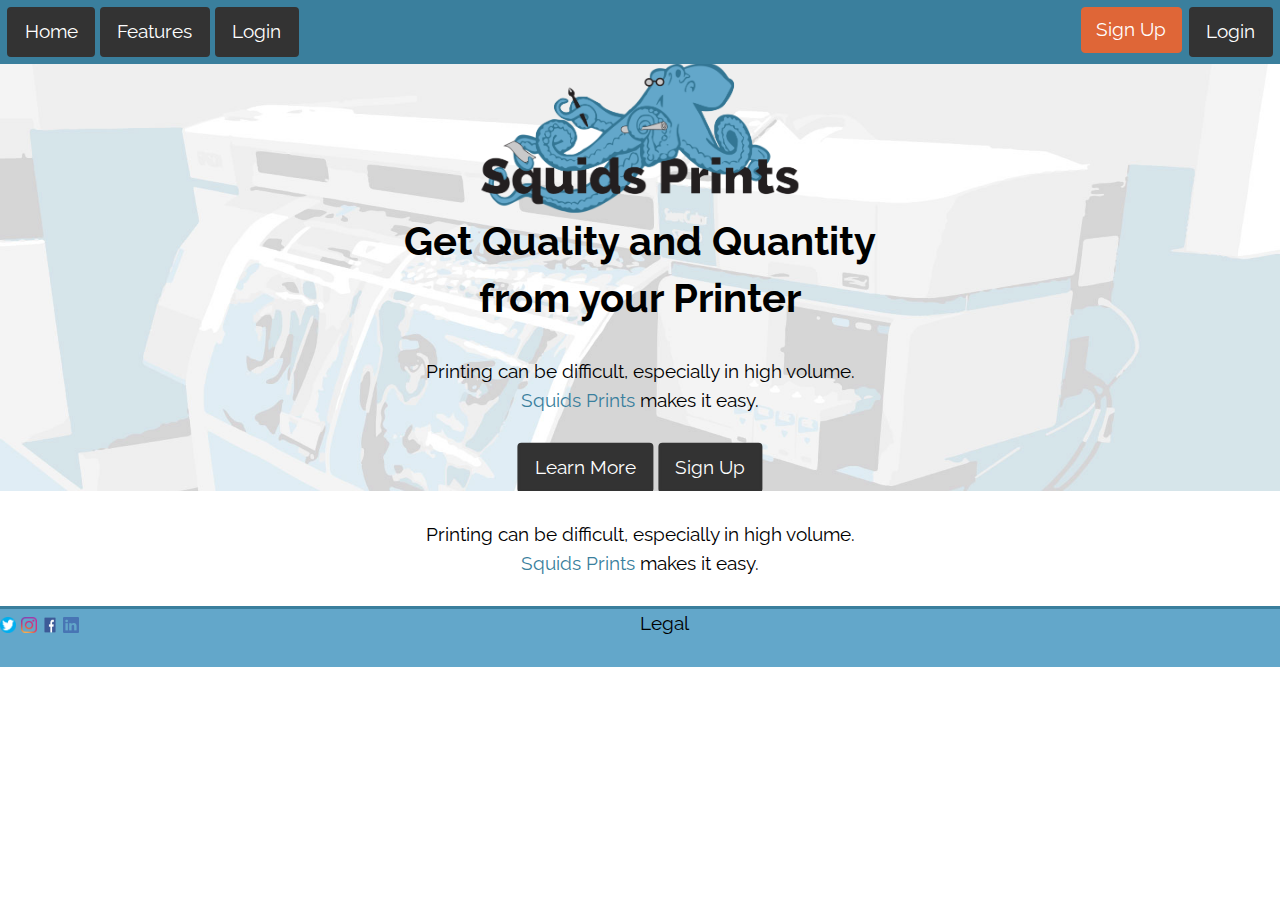
<file: signup.html>
<!DOCTYPE html>
<html lang="en-ca">
<head>
  <meta charset="utf-8">
  <title>Squids Prints</title>
  <meta name="viewport" content="width=device-width,initial-scale=1">
  <link href="css/modules.css" rel="stylesheet">
  <link href="css/grid.css" rel="stylesheet">
  <link href="css/type.css" rel="stylesheet">
  <link href="css/main.css" rel="stylesheet">
  <link href="https://fonts.googleapis.com/css?family=Raleway:300,300i,400,400i,500,500i,600,600i,700,700i,900,900i&display=swap" rel="stylesheet">
</head>
<body>

  <header class="grid island-1-4">
    <nav class="unit xs-1-2 grid-middle">
      <ul class="list-group-inline push-0">
        <li class="btn"><a href="index.html">Home</a></li>
        <!-- Features requirement = table -->
        <li class="btn"><a href="tour.html">Features</a></li>
        <!-- Sign Up requirement = form -->
        <li class="btn"><a href="signup.html">Login</a></li>
      </ul>
    </nav>
    <div class="unit xs-1-2">
      <a class="right btn" href="signup.html" alt="log in">Login</a>
      <a class="right btn btn-emph push-r-1-4" href="signup.html" alt="sign up">Sign Up</a>
    </div>
  </header>

  <main class="grid center-text">
    <section class="unit xs-1 banner embed embed-3by1 push">
      <img class="embed-item" src="images/index-banner.jpg" alt="">
      <div class="banner-content absolute pin-c w-1 max-length gutter text-center">
        <div class="unit xs-1-6 s-1-5 m-1-3 l-1-2">
          <img class="img-flex max-width" src="images/squidsprintslogo.png">
        </div>
          <h1 class="peta ">Get Quality and Quantity<br> from your Printer</h1>
          <div class= "unit xs-1 banner-text-homepage">
            <p>Printing can be difficult, especially in high volume.<br><span class="emph">Squids Prints</span> makes it easy.</p>
            <div>
            <a href="#" class="btn">Learn More</a>
            <a href="#" class="btn">Sign Up</a>
          </div>
        </div>
      </div>
    </section>

    <p class="unit xs-1 main-text-homepage">Printing can be difficult, especially in high volume.<br><span class="emph">Squids Prints</span> makes it easy.</p>

  </main>


  <footer class="grid">
    <div class="unit xs-1-2 grid-middle">
      <ul class="list-group list-group-inline footer">
        <li><a href="http://www.twitter.com" alt="twitter icon"><img class="icon i-16" src="images/social-media/twitter.png" alt=""></a></li>
        <li><a href="http://www.instagram.com" alt="instagram icon"><img class="icon i-16" src="images/social-media/instagram.png" alt=""></a></li>
        <li><a href="http://www.facebook.com" alt="facebook icon"><img class="icon i-16" src="images/social-media/facebook.png" alt=""></a></li>
        <li><a href="http://www.linkedin.com" alt="linkedin Icon"><img class="icon i-16" src="images/social-media/linkedin.png" alt=""></a></li>
      </ul>
    </div>
    <p class="unit xs-1-2 footer">Legal</p>
  </footer>
</div>
</html>
</file>
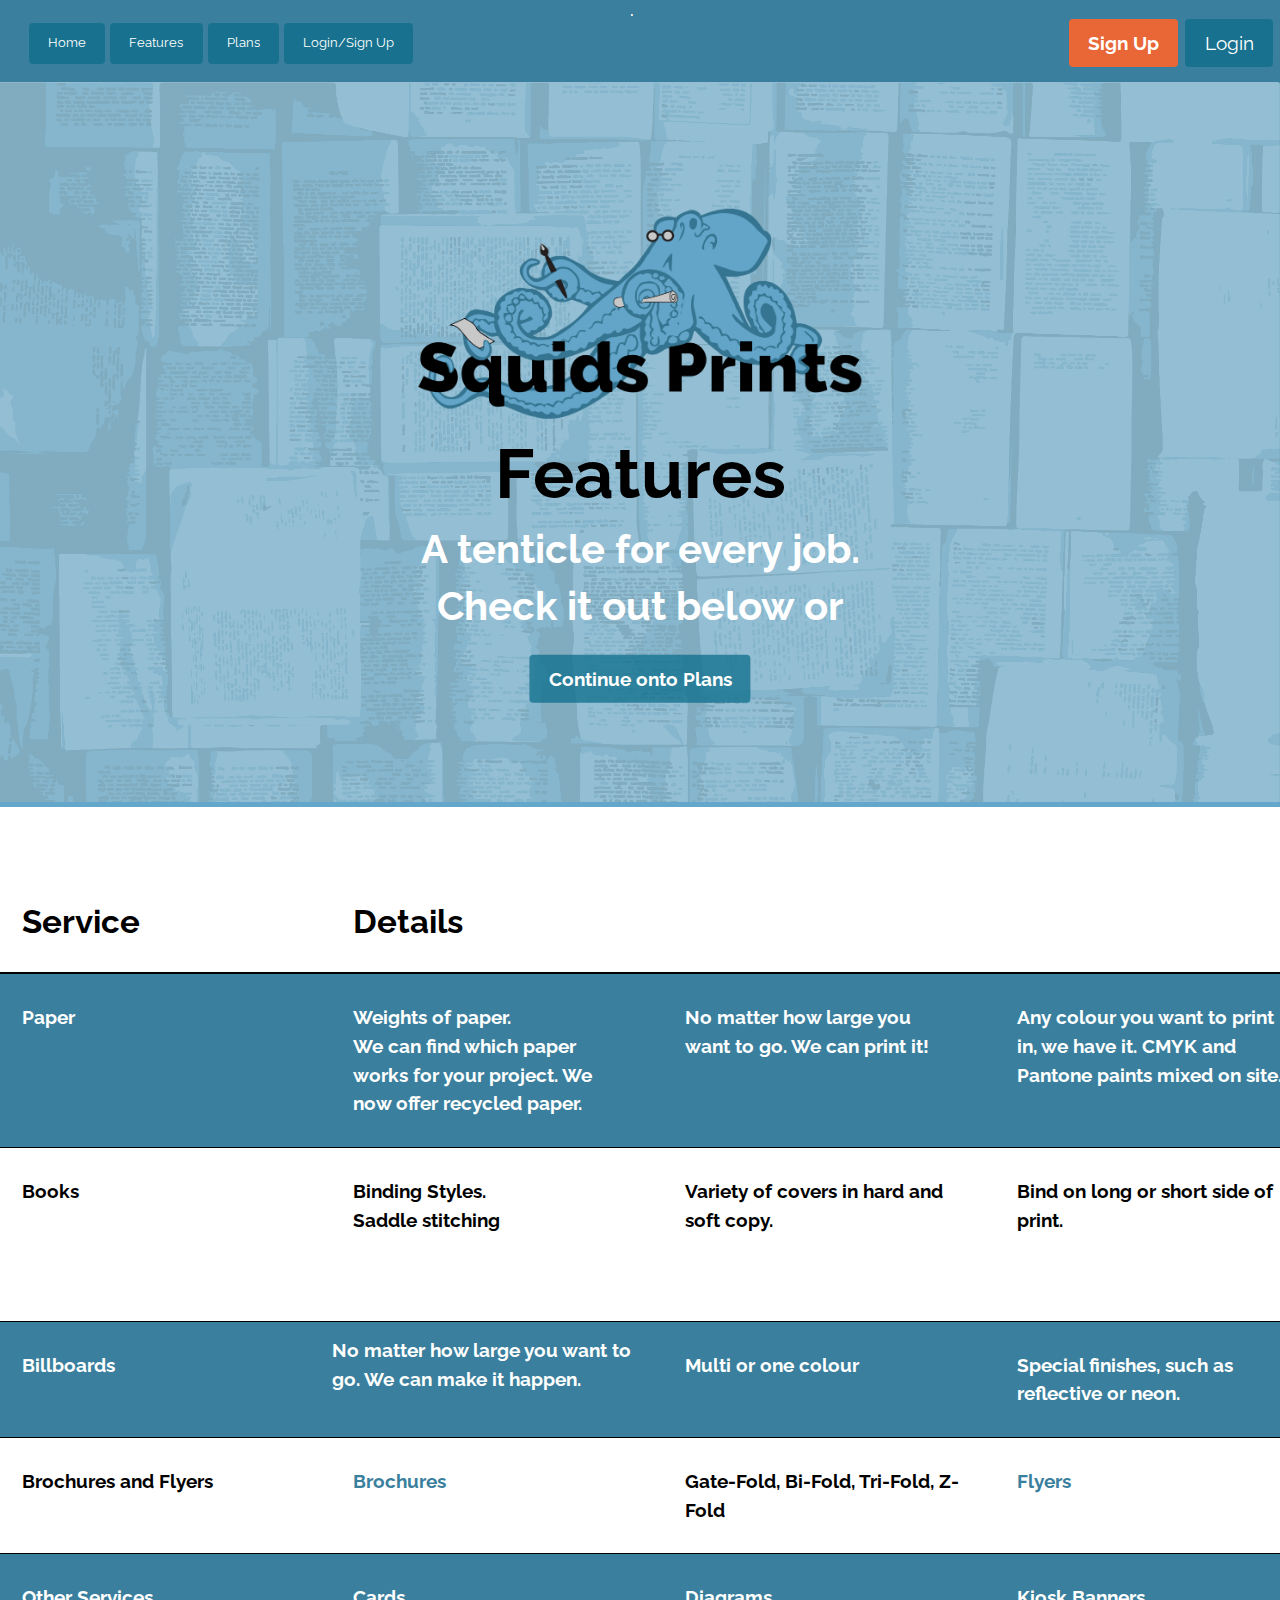
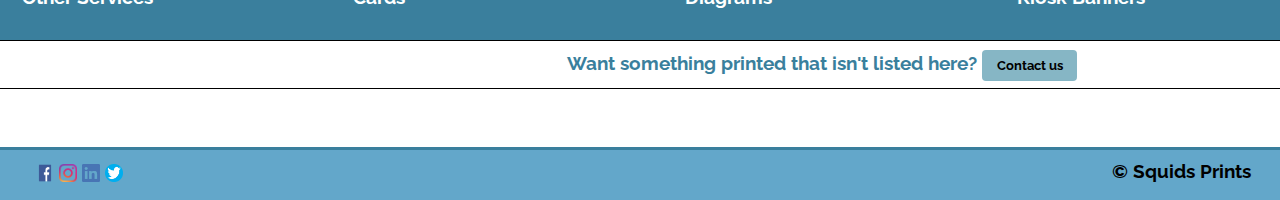
<file: tour.html>
<!DOCTYPE html>
<html lang="en-ca">
<head>
  <meta charset="utf-8">
  <title>Squids Prints Features</title>
  <meta name="viewport" content="width=device-width,initial-scale=1">
  <link href="css/modules.css" rel="stylesheet">
  <link href="css/grid.css" rel="stylesheet">
  <link href="css/type.css" rel="stylesheet">
  <link href="css/main.css" rel="stylesheet">
  <link href="css/dropdown.css" rel="stylesheet">
  <link href="https://fonts.googleapis.com/css?family=Raleway:300,300i,400,400i,500,500i,600,600i,700,700i,900,900i&display=swap" rel="stylesheet">
</head>
<body>

  <ul class="skip-links">
    <li><a href="#main" tabindex="0">Jump to main content</a></li>
    <li><a href="#nav" tabindex="0">Jump to navigation content</a></li>
    <li><a href="#signup" tabindex="0">Jump to signup</a></li>
  </ul>

  <header role="banner" class="masthead grid grid-middle">

    <nav class="unit xs-1 s-1 m-1 l-0 xl-0 zindex-1000 menu-wrap list-group fixed text-center">
      <input type="checkbox" class="toggler" required aria-label="drop down menu">
      <div class="hamburger">
        <div>
        </div>
      </div>
      <div class="menu list-group fixed text-center">
        <div>
          <div>
            <ul class="list-group">
              <li><a href="index.html" aria-label="Go to Homepage">Home</a></li>
              <li><a href="tour.html" aria-label="Go to Features">Features</a></li>
              <li><a href="pricing.html" aria-label="Go to Plans">Plans</a></li>
              <li><a href="sign-up.html" aria-label="Go to Sign Up and Login Page">Login/Sign Up</a></li>
            </ul>
          </div>
        </div>
      </div>
    </nav>

    <nav role="navigation" id="nav" tabindex="0" class="unit xs-0 l-1-2 list-group-inline push-0 gutter">
      <ul class="list-group-inline push-1-2">
        <li><a class="btn micro" href="index.html" aria-label="Go to Homepage">Home</a></li>
        <li><a class="btn micro" href="tour.html" aria-label="Go to Features">Features</a></li>
        <li><a class="btn micro" href="pricing.html" aria-label="Go to Plans">Plans</a></li>
        <li><a class="btn micro" href="sign-up.html" aria-label="Go to Sign Up and Login Page">Login/Sign Up</a></li>
      </ul>
    </nav>

    <div class="hiddensmall push-0 unit xs-1 island-1-2 right">
      <div class="right">
        <img class="navimg right" src="images/logo.png" alt="logo">
      </div>
    </div>

    <div id="signup" tabindex="0" class="hiddenlarge push-0 unit xs-1 l-1-2 pad-b-1-2">
      <ul>
        <li><a class="right btn push-r-1-4" href="sign-up.html">Login</a></li>
        <li><a class="right btn btn-emph bold push-t-0 push-r-1-4" href="sign-up.html">Sign Up</a></li>
      </ul>
    </div>

    <section class="hiddensmall unit xs-1">
      <article class="banner embed embed-16by9">
        <img class="embed-item" src="images/tourbanner.png" alt="" aria-details="#banner">
        <div class="banner-content pin-c max-length gutter text-center">
          <div class="grid grid-middle loginbck">
            <div class="container unit xs-1">
              <p class="wp bold push-0 pad-t-1-2">Check out our services below!</p>
              <div class="push-1-2">
                <ul class="list-group-inline">
                  <li><a class="btn btn-ghost bold" href="sign-up.html">Login</a></li>
                  <li><a class="btn btn-emph bold push-t-0 push-r-1-4" href="sign-up.html">Sign Up</a></li>
                </ul>
              </div>
            </div>
          </div>
        </div>
      </article>
    </section>

    <section class=" hiddenlarge unit xs-1">
      <article class="banner embed embed-16by9">
        <img class="embed-item" src="images/tourbanner.png" alt="" aria-details="#banner">
        <div class="banner-content pin-c w-1 max-length gutter text-center">
          <img class="banimg pad-t" src="images/logo.png" alt="" aria-details="#ship">
          <h1 class="yotta push-0">Features</h1>
          <h2 class="wp push-0">A tenticle for every job. <br>Check it out below or</h2>
          <a class="btn btn-ghost btn-banner bold push-0" href="pricing.html">Continue onto Plans</a>
        </div>
      </article>
    </section>
  </header>

  <main role="main" id="main" tabindex="0">
    <section class="pad-b-2">
      <div class="wrapper">
        <div class="table-wrapper scrollable">
          <table class="push-0 bold">
            <caption class="mega wp">-</caption>
            <thead>
              <tr>
                <th class="island tera service" scope="row">Service</th>
                <th class="island tera details" scope="row" colspan="4">Details</th>
              </tr>
            </thead>
            <tbody class="content-center">
              <tr>
                <th class="wp island" scope="row">Paper</th>
                <td class="island">Weights of paper. <br>We can find which paper works for your project. We now offer recycled paper.</td>
                <td class="island">No matter how large you want to go. We can print it!</td>
                <td class="island">Any colour you want to print in, we have it. CMYK and Pantone paints mixed on site.</td>
                <td class="island">Embossing services are available and special inks.</td>
              </tr>
              <tr>
                <th class="island" scope="row">Books</th>
                <td class="island">Binding Styles. <br>Saddle stitching</td>
                <td class="island">Variety of covers in hard and soft copy.</td>
                <td class="island">Bind on long or short side of print.</td>
                <td class="island">Add embelishments to your bound product. Mirrored areas, cut outs, texture patches.</td>
              </tr>
              <tr>
                <th class="wp island" scope="row">Billboards</th>
                <td class="pad-t-1-2">No matter how large you want to go. We can make it happen.</td>
                <td class="island">Multi or one colour</td>
                <td class="island">Special finishes, such as reflective or neon.</td>
                <td class="island">Application services available.</td>
              </tr>
              <tr>
                <td class="island">Brochures and Flyers</td>
                <th class="emph island" scope="row">Brochures</th>
                <td class="island">Gate-Fold, Bi-Fold, Tri-Fold, Z-Fold</td>
                <td class="emph island">Flyers</td>
                <td class="island">Handbill, Poster, Pamphlet</td>
              </tr>
              <tr>
                <th class="wp island" scope="row">Other Services</th>
                <td class="island">Cards</td>
                <td class="island">Diagrams</td>
                <td class="island">Kiosk Banners</td>
                <td class="island">Marketing Products</td>
              </tr>
            </tbody>
            <tfoot class="bold">
              <tr>
                <th class="emph tfoot" scope="row" colspan="5">Want something printed that isn't listed here? <a class="micro btn-subtle" href="contactus.html">Contact us</a></th>
              </tr>
            </tfoot>
          </table>
        </div>
      </div>
    </section>
  </main>

  <footer role="contentinfo" id="footer" class="footer grid gutter">
    <ul class="unit xs-1-2 list-group-inline push-1-4 island-1-4">
      <li>
        <i class="icon i-18">
          <a href="http://www.facebook.com"><img src="images/social-media/facebook.png" alt="facebook icon"></a>
        </i>
      </li>
      <li>
        <i class="icon i-18">
          <a href="http://www.instagram.com"><img src="images/social-media/instagram.png" alt="instagram icon"></a>
        </i>
      </li>
      <li>
        <i class="icon i-18">
          <a href="http://www.linkedin.com"><img src="images/social-media/linkedin.png" alt="linkedin icon"></a>
        </i>
      </li>
      <li>
        <i class="icon i-18">
          <a href="http://www.twitter.com"><img src="images/social-media/twitter.png" alt="twitter icon"></a>
        </i>
      </li>
    </ul>
    <div class="unit xs-1-2 bold inline-block pad-t-1-4 right">
      <p class="right push-0 bp">© Squids Prints</p>
    </div>
  </footer>

</body>
</html>
</file>
<file: css/modules.css>
/*
 * Modulifier || Code released under the UNLICENSE
 * Code under other copyrights & licenses listed below.
 * https://modulifier.web-dev.tools/#responsive;images;list-group;embed;media-object;icons;hidden;positioning;nice-lists;forms;buttons;accessibility;print
 */

@-moz-viewport { width: device-width; scale: 1; }
@-ms-viewport { width: device-width; scale: 1; }
@-o-viewport { width: device-width; scale: 1; }
@-webkit-viewport { width: device-width; scale: 1; }
@viewport { width: device-width; scale: 1; }

html {
  box-sizing: border-box;
  -moz-text-size-adjust: 100%;
  -ms-text-size-adjust: 100%;
  -webkit-text-size-adjust: 100%;
  text-size-adjust: 100%;
}

*, *::before, *::after {
  box-sizing: inherit;
}

body {
  margin: 0;
}

article,
aside,
details,
figcaption,
figure,
footer,
header,
main,
menu,
nav,
section,
summary {
  display: block;
}

audio,
canvas,
progress,
video {
  display: inline-block;
  vertical-align: baseline;
}

template {
  display: none;
}

details {
  cursor: pointer;
}

audio:not([controls]) {
  display: none;
  height: 0;
}

a,
area,
button,
input,
label,
select,
textarea,
[tabindex] {
  -ms-touch-action: manipulation;
  touch-action: manipulation;
}

img {
  border: 0;
}

.img-flex,
.img-flex img {
  display: block;
  width: 100%;
}

svg {
  fill: currentColor;
}

svg:not(:root) {
  overflow: hidden;
}

svg.img-flex {
  width: 100%;
  height: 100%;
}

.image-replacement, .ir {
  overflow: hidden;
  direction: ltr;
  text-align: left;
  text-indent: 100%;
  white-space: nowrap;
}

.list-group, .list-group-inline, .list-group--inline {
  padding-left: 0;
  list-style-type: none;
}

.list-group > dd {
  margin-left: 0;
}

.list-group-inline::before,
.list-group-inline::after,
.list-group--inline::before,
.list-group--inline::after {
  content: "";
  display: table;
}

.list-group-inline::after,
.list-group--inline::after {
  clear: both;
}

.list-group-inline > li,
.list-group--inline > li {
  display: inline-block;
}

.list-group-inline > dt,
.list-group--inline > dt {
  clear: left;
  float: left;
  width: 11em;
}

.list-group-inline > dd,
.list-group--inline > dd {
  float: left;
  min-width: 12em;
}

.embed {
  margin-left: 0;
  margin-right: 0;
  overflow: hidden;
  position: relative;
  width: 100%;
}

.embed-1by1, .embed--1by1 {
  padding-top: 100%; /* Square */
}

.embed-4by3, .embed--4by3 {
  padding-top: 75%; /* Traditional TV/computer screens */
}

.embed-iso216, .embed--iso216 {
  padding-top: 70.92%; /* A-standard paper sizes */
}

.embed-3by2, .embed--3by2 {
  padding-top: 66.6%; /* Classic 35 mm film & most digital photos, landscape */
}

.embed-2by3, .embed--2by3 {
  padding-top: 150%; /* Classic 35 mm film & most digital photos, portrait */
}

.embed-golden, .embed--golden {
  padding-top: 61.8%; /* The Golden Ratio */
}

.embed-16by9, .embed--16by9 {
  padding-top: 56.25%; /* HD TV */
}

.embed-185by100, .embed--185by100 {
  padding-top: 54.05%; /* Common widescreen cinema */
}

.embed-24by10, .embed--24by10 {
  padding-top: 41.667%; /* Widescreen cinema: 2.4:1 */
}

.embed-3by1, .embed--3by1 {
  padding-top: 33.3333%; /* Panorama photos */
}

.embed-4by1, .embed--4by1 {
  padding-top: 25%; /* Polyvision */
}

.embed-5by1, .embed--5by1 {
  padding-top: 20%; /* Really wide... */
}

.embed-item, .embed__item {
  min-height: 100%;
  left: 0;
  position: absolute;
  top: 0;
  width: 100%;
}

.media {
  overflow: hidden;
}

.media-img, .media__img {
  float: left;
}

.media-img-reversed, .media__img--reversed {
  float: right;
}

.media-img-stacked, .media__img--stacked {
  float: none;
}

.media-body, .media__body {
  overflow: hidden;
  min-width: 12em; /* Slightly less than 200px, responsiveness built in */
}

.icon {
  display: inline-block;
  position: relative;
  background: transparent none no-repeat center center;
  background-size: contain;
  vertical-align: middle;
}

.i-16, .i--16 {
  height: 16px;
  width: 16px;
}

.i-18, .i--18 {
  height: 18px;
  width: 18px;
}

.i-20, .i--20 {
  height: 20px;
  width: 20px;
}

.i-24, .i--24 {
  height: 24px;
  width: 24px;
}

.i-32, .i--32 {
  height: 32px;
  width: 32px;
}

.i-48, .i--48 {
  height: 48px;
  width: 48px;
}

.i-64, .i--64 {
  height: 64px;
  width: 64px;
}

.i-96, .i--96 {
  height: 96px;
  width: 96px;
}

.i-128, .i--128 {
  height: 128px;
  width: 128px;
}

.i-192, .i--192 {
  height: 192px;
  width: 192px;
}

.i-256, .i--256 {
  height: 256px;
  width: 256px;
}

.icon img,
.icon svg {
  left: 0;
  height: 100%;
  position: absolute;
  top: 0;
  width: 100%;
  fill: currentColor;
}

.icon-label {
  vertical-align: middle;
}

.icon-link,
.icon-link:focus,
.icon-link:hover {
  text-decoration: none;
}

[hidden], .hidden {
  /* stylelint-disable declaration-no-important */
  display: none !important;
  visibility: hidden !important;
  /* stylelint-enable */
}

.visually-hidden {
  height: 1px;
  margin: -1px;
  overflow: hidden;
  padding: 0;
  position: absolute;
  width: 1px;
  border: 0;
  clip: rect(0 0 0 0);
  clip-path: inset(50%);
}

.visually-hidden.focusable:active, .visually-hidden.focusable:focus {
  height: auto;
  margin: 0;
  overflow: visible;
  position: static;
  width: auto;
  clip: auto;
  clip-path: none;
}

.invisible {
  visibility: hidden;
}

.chop,
.crop {
  overflow: hidden;
}

.truncate {
  max-width: 100%;
  overflow: hidden;
  width: 100%;
  text-overflow: ellipsis;
  white-space: nowrap;
}

.scrollable {
  max-width: 100%;
  overflow-x: auto;
  overflow-y: hidden;
  -webkit-overflow-scrolling: touch;
}

.flex-row {
  display: -webkit-flex;
  display: -ms-flexbox;
  display: flex;
}

.flex-justify {
  -webkit-justify-content: space-between;
  -ms-flex-pack: space-between;
  justify-content: space-between;
}

.flex-align-center {
  -webkit-align-items: center;
  -ms-flex-align: center;
  align-items: center;
}

.center-text,
.center-flow {
  text-align: center;
}

.center-block {
  margin-left: auto;
  margin-right: auto;
}

.no-auto-margins,
.not-centered {
  /* stylelint-disable declaration-no-important */
  margin-left: 0 !important;
  margin-right: 0 !important;
  /* stylelint-enable */
}

.center-content,
.center-content-vertical,
.center-contents,
.center-contents-vertical {
  display: -webkit-flex;
  display: -ms-flexbox;
  display: flex;
  -webkit-justify-content: center;
  -ms-flex-pack: center;
  justify-content: center;
  -webkit-align-items: center;
  -ms-flex-align: center;
  align-items: center;
  -webkit-align-content: center;
  -ms-flex-line-pack: center;
  align-content: center;
  -webkit-flex-direction: column wrap;
  -ms-flex-direction: column wrap;
  flex-flow: column wrap;
}

.center-content-start,
.center-content-vertical-start,
.center-contents-start,
.center-contents-vertical-start {
  display: -webkit-flex;
  display: -ms-flexbox;
  display: flex;
  -webkit-justify-content: center;
  -ms-flex-pack: center;
  justify-content: center;
  -webkit-flex-direction: column wrap;
  -ms-flex-direction: column wrap;
  flex-flow: column wrap;
}

.center-content-horizontal,
.center-contents-horizontal {
  display: -webkit-flex;
  display: -ms-flexbox;
  display: flex;
  -webkit-justify-content: center;
  -ms-flex-pack: center;
  justify-content: center;
  -webkit-align-items: center;
  -ms-flex-align: center;
  align-items: center;
  -webkit-align-content: center;
  -ms-flex-line-pack: center;
  align-content: center;
  -webkit-flex-direction: row wrap;
  -ms-flex-direction: row wrap;
  flex-flow: row wrap;
}

.clearfix::after {
  content: " ";
  display: block;
  clear: both;
}

.left {
  float: left;
}

.right {
  float: right;
}

.inline {
  display: inline;
}

.block {
  display: block;
}

.inline-block, .ib {
  display: inline-block;
}

.valign-top {
  vertical-align: top;
}

.valign-bottom {
  vertical-align: bottom;
}

.valign-middle {
  vertical-align: middle;
}

.fixed {
  position: fixed;
}

.relative {
  position: relative;
}

[class*="pin-"],
.absolute {
  position: absolute;
}

.static {
  position: static;
}

.zindex-1 {
  z-index: 1;
}

.zindex-2 {
  z-index: 2;
}

.zindex-3 {
  z-index: 3;
}

.zindex-1000 {
  z-index: 1000;
}

.pin-top-left,
.pin-left-top,
.pin-tl,
.pin-lt {
  top: 0;
  left: 0;
}

.pin-top-right,
.pin-right-top,
.pin-tr,
.pin-rt {
  top: 0;
  right: 0;
}

.pin-bottom-left,
.pin-left-bottom,
.pin-bl,
.pin-lb {
  bottom: 0;
  left: 0;
}

.pin-bottom-right,
.pin-right-bottom,
.pin-br,
.pin-rb {
  bottom: 0;
  right: 0;
}

.pin-top-center,
.pin-center-top,
.pin-tc,
.pin-ct {
  left: 50%;
  top: 0;
  transform: translateX(-50%);
}

.pin-bottom-center,
.pin-center-bottom,
.pin-bc,
.pin-cb {
  bottom: 0;
  left: 50%;
  transform: translateX(-50%);
}

.pin-center-left,
.pin-left-center,
.pin-cl,
.pin-lc {
  left: 0;
  top: 50%;
  transform: translateY(-50%);
}

.pin-center-right,
.pin-right-center,
.pin-cr,
.pin-rc {
  right: 0;
  top: 50%;
  transform: translateY(-50%);
}

.pin-center, .pin-c {
  left: 50%;
  top: 50%;
  transform: translate(-50%, -50%);
}

.width-quarter, .w-1-4 {
  width: 25%;
}

.width-half, .w-1-2 {
  width: 50%;
}

.width-full, .w-1 {
  width: 100%;
}

.height-quarter, .h-1-4 {
  height: 25%;
}

.height-half, .h-1-2 {
  height: 50%;
}

.height-full, .h-1 {
  height: 100%;
}

.height-win-quarter, .h-w-1-4 {
  height: 25vh;
  max-height: 46em;
}

.height-win-half, .h-w-1-2 {
  height: 50vh;
  max-height: 46em;
}

.height-win-full, .h-w-1 {
  height: 100vh;
  max-height: 46em;
}

ul {
  list-style-type: none;
}

ul > li::before {
  content: "·";
  float: left;
  margin-left: -1.6em;
  width: 1.3em;
  text-align: right;
}

ol {
  counter-reset: ol-simple-numbers;
  list-style-type: none;
}

ol > li::before {
  float: left;
  margin-left: -1.6em;
  width: 1.3em;
  counter-increment: ol-simple-numbers;
  content: counter(ol-simple-numbers);
  text-align: right;
}

.list-group > li::before,
.list-group-inline > li::before,
.list-group--inline > li::before {
  content: none;
}

/* stylelint-disable no-descending-specificity */

/*
 * (c) Nicolas Gallagher and Jonathan Neal of Normalize.css || MIT License
 *     https://necolas.github.io/normalize.css/
 */

button,
input,
optgroup,
select,
textarea {
  color: inherit;
  font: inherit;
  margin: 0;
}

button,
input {
  overflow: visible;
}

button,
select {
  text-transform: none;
}

button,
html [type="button"],
[type="reset"],
[type="submit"] {
  -webkit-appearance: button;
  cursor: pointer;
}

button[disabled],
html input[disabled] {
  cursor: default;
}

button::-moz-focus-inner,
input::-moz-focus-inner {
  border: 0;
  padding: 0;
}

[type="checkbox"],
[type="radio"] {
  opacity: 0;
  position: absolute;
  height: 1px;
  width: 1px;
}

[type="number"]::-webkit-inner-spin-button,
[type="number"]::-webkit-outer-spin-button {
  height: auto;
}

[type="search"]::-webkit-search-cancel-button,
[type="search"]::-webkit-search-decoration {
  -webkit-appearance: none;
}

fieldset {
  padding-left: 0;
  padding-right: 0;

  border: 0;
  border-top: 2px solid #666;
}

legend {
  color: inherit;
  display: table;
  max-width: 100%;
  padding: 0 .3em 0 0;
  white-space: normal;

  border: 0;

  font-weight: bold;
}

optgroup {
  font-weight: bold;
}

::-webkit-input-placeholder {
  color: inherit;
  opacity: .54;
}

::-webkit-file-upload-button {
  -webkit-appearance: button;
  font: inherit;
}

/* End Normalize.css code */

label,
.label-block {
  display: block;
  cursor: pointer;
}

[type="checkbox"] + label,
[type="radio"] + label,
.label-inline {
  display: inline-block;
}

input:not([type]),
[type="text"],
[type="number"],
[type="search"],
[type="url"],
[type="email"],
[type="password"],
[type="tel"],
[type="datetime-local"],
[type="month"],
[type="week"],
[type="date"],
[type="time"],
[type="range"],
select,
textarea {
  -moz-appearance: none;
  -webkit-appearance: none;
  appearance: none;
}

input,
textarea {
  display: block;
  width: 100%;

  background-color: #fff;
  border: 2px solid #666;
  border-radius: 0;
}

label {
  vertical-align: middle;
}

textarea {
  max-width: 100%;
  min-height: 4em;
  overflow: auto;
}

[type="color"] {
  display: inline-block;
  width: 2em;
}

select {
  display: block;
  width: 100%;

  background-image: url("data:image/svg+xml,%3Csvg xmlns='http://www.w3.org/2000/svg' width='256' height='256' viewBox='0 0 256 256'%3E%3Cpath fill='none' stroke='%23000' stroke-miterlimit='10' stroke-width='70' d='M36.3 82.1l91.9 91.8 91.5-91.8'/%3E%3C/svg%3E");
  background-repeat: no-repeat;
  background-position: calc(100% - .4em) center;
  background-size: 18px auto;
  background-color: #fff;
  border: 2px solid #666;
  border-radius: 0;
}

[type="checkbox"] + label::before {
  content: " ";
  display: inline-block;
  height: 1.8em;
  margin-right: .3em;
  position: relative;
  vertical-align: middle;
  top: -.1em;
  width: 1.8em;

  background-color: #fff;
  background-size: cover;
  border: 2px solid #666;

  line-height: inherit;
}

[type="checkbox"]:checked + label::before {
  background-image: url("data:image/svg+xml,%3Csvg xmlns='http://www.w3.org/2000/svg' width='256' height='256' viewBox='0 0 256 256'%3E%3Cpath fill='none' stroke='%23000' stroke-miterlimit='10' stroke-width='50' d='M49.9 130.1l50.8 50.7L206.1 75.2'/%3E%3C/svg%3E");
}

[type="checkbox"]:focus + label::before {
  outline: 3px solid #000;
  z-index: 1000;
}

[type="radio"] + label::before {
  content: " ";
  display: inline-block;
  height: 1.8em;
  margin-right: .3em;
  position: relative;
  vertical-align: middle;
  top: -.1em;
  width: 1.8em;

  background-color: #fff;
  background-size: cover;
  border: 2px solid #666;
  border-radius: 50%;

  line-height: inherit;
}

[type="radio"]:checked + label::before {
  background-image: url("data:image/svg+xml,%3Csvg xmlns='http://www.w3.org/2000/svg' width='256' height='256' viewBox='0 0 256 256'%3E%3Ccircle cx='128' cy='128' r='70.4'/%3E%3C/svg%3E");
}

[type="radio"]:focus + label::before,
[type="radio"] + label:focus::before {
  box-shadow: 0 0 0 3px #000;
  z-index: 1000;
}

[type="range"] {
  border: 0;
  background-color: #fff;
}

[type="range"]::-webkit-slider-runnable-track {
  height: 6px;

  -webkit-appearance: none;
  appearance: none;
  background-color: #ccc;
  border: 0;
  border-radius: 3px;
}

[type="range"]:active::-webkit-slider-runnable-track {
  background-color: #ccc;
}

[type="range"]::-moz-range-track {
  height: 6px;

  -moz-appearance: none;
  appearance: none;
  background-color: #ccc;
  border: 0;
  border-radius: 3px;
}

[type="range"]:active::-moz-range-track {
  background-color: #ccc;
}

[type="range"]::-ms-track {
  height: 6px;

  -ms-appearance: none;
  appearance: none;
  background-color: #ccc;
  border: 0;
  border-radius: 3px;
}

[type="range"]:active::-ms-track {
  background-color: #ccc;
}

[type="range"]::-webkit-slider-thumb {
  margin-top: -4px;
  height: 16px;
  width: 16px;

  -webkit-appearance: none;
  appearance: none;
  background-color: #000;
  border: none;
  border-radius: 50%;
}

[type="range"]:hover::-webkit-slider-thumb {
  background-color: #000;
}

[type="range"]:active::-webkit-slider-thumb {
  background-color: #000;
}

[type="range"]::-moz-range-thumb {
  margin-top: -4px;
  height: 16px;
  width: 16px;

  -webkit-appearance: none;
  appearance: none;
  background-color: #000;
  border: none;
  border-radius: 50%;
}

[type="range"]:hover::-moz-range-thumb {
  background-color: #000;
}

[type="range"]:active::-moz-range-thumb {
  background-color: #000;
}

[type="range"]::-ms-thumb {
  margin-top: -4px;
  height: 16px;
  width: 16px;

  -webkit-appearance: none;
  appearance: none;
  background-color: #000;
  border: none;
  border-radius: 50%;
}

[type="range"]:hover::-ms-thumb {
  background-color: #000;
}

[type="range"]:active::-ms-thumb {
  background-color: #000;
}

[type="checkbox"].hide-custom-input + label::before,
[type="checkbox"] + .hide-custom-input::before,
[type="radio"].hide-custom-input + label::before,
[type="radio"] + .hide-custom-input::before {
  content: none;
  display: none;
}

/* stylelint-enable */

.link-box {
  display: block;
  text-decoration: none;
}

/* stylelint-disable no-descending-specificity */

button,
.btn {
  cursor: pointer;
  display: inline-block;
  margin: 0;
  overflow: visible;
  padding: .375em .75em .42em;
  -webkit-appearance: none;
  -moz-appearance: none;
  appearance: none;
  background-color: #333;
  border-radius: 4px;
  border: 3px solid #333;
  color: #fff;
  font: inherit;
  text-decoration: none;
  text-transform: none;
}

button::-moz-focus-inner {
  border: 0;
  padding: 0;
}

/* stylelint-enable */

button:focus,
button:hover,
.btn:focus,
.btn:hover {
  background-color: #000;
  border-color: #000;
  color: #fff;
}

button[disabled] {
  cursor: default;
}

.btn-light, .btn--light {
  background-color: #e2e2e2;
  border-color: #e2e2e2;
  color: #000;
}

.btn-light:focus,
.btn-light:hover,
.btn--light:focus,
.btn--light:hover {
  background-color: #666;
  border-color: #666;
  color: #fff;
}

.btn-ghost,
.btn--ghost {
  background-color: transparent;
  border-color: #333;
  color: #000;
}

.btn-ghost:focus,
.btn-ghost:hover,
.btn--ghost:focus,
.btn--ghost:hover {
  background-color: #e2e2e2;
  border-color: #000;
  color: #000;
}

.btn-link {
  display: inline;
  padding: 0;
  background-color: transparent;
  border-radius: 0;
  border: 0;
  color: inherit;
}

.btn-link:focus,
.btn-link:hover {
  background-color: transparent;
  color: inherit;
}

a:hover, a:active {
  outline: none;
}

a:focus,
[tabindex="0"]:focus,
details:focus,
summary:focus,
input:focus,
textarea:focus,
button:focus,
select:focus {
  outline: 3px solid #000;
  outline-offset: 0;
}

a:focus, [tabindex="0"]:focus {
  outline-offset: 3px;
}

.skip-links {
  margin: 0;
  padding: 0;
  list-style-type: none;
}

.skip-links > li::before {
  content: none; /* Remove the bullets if nice lists is selected */
}

.skip-links a,
.skip-links button {
  padding: .5em .75em;
  position: absolute;
  top: -10em;
  z-index: 10000; /* To make sure they're always on top */
  background-color: #000;
  border: 0;
  color: #fff;
  font-size: 1.125rem;
  font-weight: bold;
  text-decoration: none;
}

.skip-links a:focus,
.skip-links button:focus {
  outline-offset: 3px;
  top: 0;
}

[aria-busy="true"] {
  cursor: progress;
}

[aria-controls] {
  cursor: pointer;
}

[aria-disabled] {
  cursor: default;
}

.print-only {
  display: none;
  visibility: hidden;
}

.page-break-before {
  page-break-before: always;
}

.page-break-after {
  page-break-after: always;
}

.no-page-break-inside {
  page-break-inside: avoid;
}

@media print {

  /* stylelint-disable declaration-no-important */

  .no-print {
    display: none !important;
    visibility: hidden !important;
  }

  .print-only,
  .force-print {
    display: block !important;
    visibility: visible !important;
  }

  /* stylelint-enable */

  .visually-hidden.force-print {
    height: auto;
    margin: 0;
    overflow: visible;
    padding: 0;
    position: static;
    width: auto;
    border: 0;
    clip: initial;
    clip-path: none;
  }

  /*
   * (c) Fabien Sa || MIT License
   *     http://bafs.github.io/Gutenberg/
   */

  table,
  blockquote,
  pre,
  code,
  figure,
  li,
  hr,
  ul,
  ol,
  a,
  tr {
    page-break-inside: avoid;
  }

  h1, h2, h3, h4, h5, h6, p, a {
    orphans: 3;
    widows: 3;
  }

  h1,
  h2,
  h3,
  h4,
  h5,
  h6 {
    page-break-after: avoid;
    page-break-inside: avoid;
  }

  h1 + p,
  h2 + p,
  h3 + p,
  h4 + p,
  h5 + p,
  h6 + p {
    page-break-before: avoid;
  }

  img {
    page-break-after: auto;
    page-break-before: auto;
    page-break-inside: avoid;
  }

  /* stylelint-disable declaration-no-important */

  pre {
    white-space: pre-wrap !important;
    word-wrap: break-word;
  }

  /* stylelint-enable */

  /* End Gutenberg code */

  /*
   * (c) HTML5 Boilerplate || MIT License
   *     https://html5boilerplate.com/
   */

  /* stylelint-disable declaration-no-important */

  *, *::before, *::after, *::first-letter, *::first-line {
    background: none transparent !important;
    color: #000 !important;
    box-shadow: none !important;
    text-shadow: none !important;
  }

  /* stylelint-enable */

  a, a:visited {
    text-decoration: underline;
  }

  a[href]::after {
    content: " (" attr(href) ")";
  }

  abbr[title]::after {
    content: " (" attr(title) ")";
  }

  a[href^="#"]::after,
  a[href^="javascript:"]::after,
  a.no-print-href::after,
  a.href-no-print::after {
    content: "";
  }

  thead {
    display: table-header-group;
  }

  /* End HTML5 Boilerplate code */

}
</file>
<file: css/grid.css>
/*
  Gridifier || Code released under the UNLICENSE
  https://gridifier.web-dev.tools/#xs,6,0,1,1;s,6,25,1,1;m,6,38,1,1;l,6,60,1,1
*/

.grid {
  margin: 0;
  padding: 0;
  letter-spacing: -.31em;
  text-rendering: optimizeSpeed;
  display: -webkit-flex;
  display: -ms-flexbox;
  display: flex;
  -webkit-flex-flow: row wrap;
  -ms-flex-flow: row wrap;
  flex-flow: row wrap;
}

.grid-bottom {
  -webkit-align-items: flex-end;
  -ms-align-items: flex-end;
  align-items: flex-end;
}

.grid-middle {
  -webkit-align-items: center;
  -ms-align-items: center;
  align-items: center;
}

.grid-stretch {
  -webkit-align-items: stretch;
  -ms-align-items: stretch;
  align-items: stretch;
}

.opera-only :-o-prefocus,
.grid {
  word-spacing: -.43em;
}

.unit {
  letter-spacing: normal;
  text-rendering: auto;
  vertical-align: top;
  word-spacing: normal;
  display: inline-block;
  visibility: visible;
}

.grid-bottom .unit {
  vertical-align: bottom;
}

.grid-middle .unit {
  vertical-align: middle;
}

[class*="unit-push-"],
[class*="unit-pull-"] {
  position: relative;
}

.unit-content-distribute {
  display: -ms-flexbox;
  display: -webkit-flex;
  display: flex;
  -ms-flex-direction: column;
  -webkit-flex-direction: column;
  flex-direction: column;
  -ms-flex-pack: justify;
  -webkit-justify-content: space-between;
  justify-content: space-between;
}

.unit-content-center,
.unit-content-center-vertical {
  display: -webkit-flex;
  display: -ms-flexbox;
  display: flex;
  -webkit-justify-content: center;
  -ms-flex-pack: center;
  justify-content: center;
  -webkit-align-items: center;
  -ms-flex-align: center;
  align-items: center;
  -webkit-align-content: center;
  -ms-flex-line-pack: center;
  align-content: center;
  -webkit-flex-direction: column wrap;
  -ms-flex-direction: column wrap;
  flex-flow: column wrap;
}

.unit-content-center-horizontal {
  display: -webkit-flex;
  display: -ms-flexbox;
  display: flex;
  -webkit-justify-content: center;
  -ms-flex-pack: center;
  justify-content: center;
  -webkit-align-items: center;
  -ms-flex-align: center;
  align-items: center;
  -webkit-align-content: center;
  -ms-flex-line-pack: center;
  align-content: center;
  -webkit-flex-direction: row wrap;
  -ms-flex-direction: row wrap;
  flex-flow: row wrap;
}

.content-fill,
.content-stretch {
  -ms-flex-grow: 2;
  -webkit-flex-grow: 2;
  flex-grow: 2;
  max-width: 100%; /* @bugfix: IE 10, 11 */
}

.content-shrink {
  -ms-align-self: center;
  -webkit-align-self: center;
  align-self: center;
}

.unit-xs-hidden,
.xs-0 {
  display: none;
  visibility: hidden;
}

.unit-xs-centered {
  margin: 0 auto;
}

.unit-xs-1,
.xs-1 {
  display: block;
  visibility: visible;
  width: 100%;
}

.unit-offset-xs-0 {
  margin-left: 0;
}

.unit-push-xs-0,
.unit-pull-xs-0 {
  left: 0;
}

.unit-xs-1-2,
.xs-1-2 {
  width: 50%;
}

.unit-offset-xs-1-2 {
  margin-left: 50%;
}

.unit-push-xs-1-2 {
  left: 50%;
}

.unit-pull-xs-1-2 {
  left: -50%;
}

.unit-xs-1-3,
.xs-1-3 {
  width: 33.3333%;
}

.unit-offset-xs-1-3 {
  margin-left: 33.3333%;
}

.unit-push-xs-1-3 {
  left: 33.3333%;
}

.unit-pull-xs-1-3 {
  left: -33.3333%;
}

.unit-xs-2-3,
.xs-2-3 {
  width: 66.6667%;
}

.unit-offset-xs-2-3 {
  margin-left: 66.6667%;
}

.unit-push-xs-2-3 {
  left: 66.6667%;
}

.unit-pull-xs-2-3 {
  left: -66.6667%;
}

.unit-xs-1-4,
.xs-1-4 {
  width: 25%;
}

.unit-offset-xs-1-4 {
  margin-left: 25%;
}

.unit-push-xs-1-4 {
  left: 25%;
}

.unit-pull-xs-1-4 {
  left: -25%;
}

.unit-xs-3-4,
.xs-3-4 {
  width: 75%;
}

.unit-offset-xs-3-4 {
  margin-left: 75%;
}

.unit-push-xs-3-4 {
  left: 75%;
}

.unit-pull-xs-3-4 {
  left: -75%;
}

.unit-xs-1-5,
.xs-1-5 {
  width: 20%;
}

.unit-offset-xs-1-5 {
  margin-left: 20%;
}

.unit-push-xs-1-5 {
  left: 20%;
}

.unit-pull-xs-1-5 {
  left: -20%;
}

.unit-xs-2-5,
.xs-2-5 {
  width: 40%;
}

.unit-offset-xs-2-5 {
  margin-left: 40%;
}

.unit-push-xs-2-5 {
  left: 40%;
}

.unit-pull-xs-2-5 {
  left: -40%;
}

.unit-xs-3-5,
.xs-3-5 {
  width: 60%;
}

.unit-offset-xs-3-5 {
  margin-left: 60%;
}

.unit-push-xs-3-5 {
  left: 60%;
}

.unit-pull-xs-3-5 {
  left: -60%;
}

.unit-xs-4-5,
.xs-4-5 {
  width: 80%;
}

.unit-offset-xs-4-5 {
  margin-left: 80%;
}

.unit-push-xs-4-5 {
  left: 80%;
}

.unit-pull-xs-4-5 {
  left: -80%;
}

.unit-xs-1-6,
.xs-1-6 {
  width: 16.6667%;
}

.unit-offset-xs-1-6 {
  margin-left: 16.6667%;
}

.unit-push-xs-1-6 {
  left: 16.6667%;
}

.unit-pull-xs-1-6 {
  left: -16.6667%;
}

.unit-xs-5-6,
.xs-5-6 {
  width: 83.3333%;
}

.unit-offset-xs-5-6 {
  margin-left: 83.3333%;
}

.unit-push-xs-5-6 {
  left: 83.3333%;
}

.unit-pull-xs-5-6 {
  left: -83.3333%;
}

.unit-xs-1-2,
.xs-1-2,
.unit-xs-1-3,
.xs-1-3,
.unit-xs-2-3,
.xs-2-3,
.unit-xs-1-4,
.xs-1-4,
.unit-xs-3-4,
.xs-3-4,
.unit-xs-1-5,
.xs-1-5,
.unit-xs-2-5,
.xs-2-5,
.unit-xs-3-5,
.xs-3-5,
.unit-xs-4-5,
.xs-4-5,
.unit-xs-1-6,
.xs-1-6,
.unit-xs-5-6,
.xs-5-6 {
  display: inline-block;
  visibility: visible;
}

.unit-xs-1-2[class*="-content-"],
.xs-1-2[class*="-content-"],
.unit-xs-1-3[class*="-content-"],
.xs-1-3[class*="-content-"],
.unit-xs-2-3[class*="-content-"],
.xs-2-3[class*="-content-"],
.unit-xs-1-4[class*="-content-"],
.xs-1-4[class*="-content-"],
.unit-xs-3-4[class*="-content-"],
.xs-3-4[class*="-content-"],
.unit-xs-1-5[class*="-content-"],
.xs-1-5[class*="-content-"],
.unit-xs-2-5[class*="-content-"],
.xs-2-5[class*="-content-"],
.unit-xs-3-5[class*="-content-"],
.xs-3-5[class*="-content-"],
.unit-xs-4-5[class*="-content-"],
.xs-4-5[class*="-content-"],
.unit-xs-1-6[class*="-content-"],
.xs-1-6[class*="-content-"],
.unit-xs-5-6[class*="-content-"],
.xs-5-6[class*="-content-"] {
  display: -webkit-flex;
  display: -ms-flexbox;
  display: flex;
}

.unit-xs-content-distribute,
.xs-content-distribute {
  display: -ms-flexbox;
  display: -webkit-flex;
  display: flex;
  -ms-flex-direction: column;
  -webkit-flex-direction: column;
  flex-direction: column;
  -ms-flex-pack: justify;
  -webkit-justify-content: space-between;
  justify-content: space-between;
}

.unit-xs-content-center,
.unit-xs-content-center-vertical {
  display: -webkit-flex;
  display: -ms-flexbox;
  display: flex;
  -webkit-justify-content: center;
  -ms-flex-pack: center;
  justify-content: center;
  -webkit-align-items: center;
  -ms-flex-align: center;
  align-items: center;
  -webkit-align-content: center;
  -ms-flex-line-pack: center;
  align-content: center;
  -webkit-flex-direction: column wrap;
  -ms-flex-direction: column wrap;
  flex-flow: column wrap;
}

.unit-xs-content-center-horizontal {
  display: -webkit-flex;
  display: -ms-flexbox;
  display: flex;
  -webkit-justify-content: center;
  -ms-flex-pack: center;
  justify-content: center;
  -webkit-align-items: center;
  -ms-flex-align: center;
  align-items: center;
  -webkit-align-content: center;
  -ms-flex-line-pack: center;
  align-content: center;
  -webkit-flex-direction: row wrap;
  -ms-flex-direction: row wrap;
  flex-flow: row wrap;
}

.xs-content-fill,
.xs-content-stretch {
  -ms-flex-grow: 2;
  -webkit-flex-grow: 2;
  flex-grow: 2;
  max-width: 100%; /* @bugfix: IE 10, 11 */
}

.xs-content-shrink {
  -ms-align-self: center;
  -webkit-align-self: center;
  align-self: center;
}

@media only screen and (min-width: 25em) {

  .unit-s-hidden,
  .s-0 {
    display: none;
    visibility: hidden;
  }

  .unit-s-centered {
    margin: 0 auto;
  }

  .unit-s-1,
  .s-1 {
    display: block;
    visibility: visible;
    width: 100%;
  }

  .unit-offset-s-0 {
    margin-left: 0;
  }

  .unit-push-s-0,
  .unit-pull-s-0 {
    left: 0;
  }

  .unit-s-1-2,
  .s-1-2 {
    width: 50%;
  }

  .unit-offset-s-1-2 {
    margin-left: 50%;
  }

  .unit-push-s-1-2 {
    left: 50%;
  }

  .unit-pull-s-1-2 {
    left: -50%;
  }

  .unit-s-1-3,
  .s-1-3 {
    width: 33.3333%;
  }

  .unit-offset-s-1-3 {
    margin-left: 33.3333%;
  }

  .unit-push-s-1-3 {
    left: 33.3333%;
  }

  .unit-pull-s-1-3 {
    left: -33.3333%;
  }

  .unit-s-2-3,
  .s-2-3 {
    width: 66.6667%;
  }

  .unit-offset-s-2-3 {
    margin-left: 66.6667%;
  }

  .unit-push-s-2-3 {
    left: 66.6667%;
  }

  .unit-pull-s-2-3 {
    left: -66.6667%;
  }

  .unit-s-1-4,
  .s-1-4 {
    width: 25%;
  }

  .unit-offset-s-1-4 {
    margin-left: 25%;
  }

  .unit-push-s-1-4 {
    left: 25%;
  }

  .unit-pull-s-1-4 {
    left: -25%;
  }

  .unit-s-3-4,
  .s-3-4 {
    width: 75%;
  }

  .unit-offset-s-3-4 {
    margin-left: 75%;
  }

  .unit-push-s-3-4 {
    left: 75%;
  }

  .unit-pull-s-3-4 {
    left: -75%;
  }

  .unit-s-1-5,
  .s-1-5 {
    width: 20%;
  }

  .unit-offset-s-1-5 {
    margin-left: 20%;
  }

  .unit-push-s-1-5 {
    left: 20%;
  }

  .unit-pull-s-1-5 {
    left: -20%;
  }

  .unit-s-2-5,
  .s-2-5 {
    width: 40%;
  }

  .unit-offset-s-2-5 {
    margin-left: 40%;
  }

  .unit-push-s-2-5 {
    left: 40%;
  }

  .unit-pull-s-2-5 {
    left: -40%;
  }

  .unit-s-3-5,
  .s-3-5 {
    width: 60%;
  }

  .unit-offset-s-3-5 {
    margin-left: 60%;
  }

  .unit-push-s-3-5 {
    left: 60%;
  }

  .unit-pull-s-3-5 {
    left: -60%;
  }

  .unit-s-4-5,
  .s-4-5 {
    width: 80%;
  }

  .unit-offset-s-4-5 {
    margin-left: 80%;
  }

  .unit-push-s-4-5 {
    left: 80%;
  }

  .unit-pull-s-4-5 {
    left: -80%;
  }

  .unit-s-1-6,
  .s-1-6 {
    width: 16.6667%;
  }

  .unit-offset-s-1-6 {
    margin-left: 16.6667%;
  }

  .unit-push-s-1-6 {
    left: 16.6667%;
  }

  .unit-pull-s-1-6 {
    left: -16.6667%;
  }

  .unit-s-5-6,
  .s-5-6 {
    width: 83.3333%;
  }

  .unit-offset-s-5-6 {
    margin-left: 83.3333%;
  }

  .unit-push-s-5-6 {
    left: 83.3333%;
  }

  .unit-pull-s-5-6 {
    left: -83.3333%;
  }

  .unit-s-1-2,
  .s-1-2,
  .unit-s-1-3,
  .s-1-3,
  .unit-s-2-3,
  .s-2-3,
  .unit-s-1-4,
  .s-1-4,
  .unit-s-3-4,
  .s-3-4,
  .unit-s-1-5,
  .s-1-5,
  .unit-s-2-5,
  .s-2-5,
  .unit-s-3-5,
  .s-3-5,
  .unit-s-4-5,
  .s-4-5,
  .unit-s-1-6,
  .s-1-6,
  .unit-s-5-6,
  .s-5-6 {
    display: inline-block;
    visibility: visible;
  }

  .unit-s-1-2[class*="-content-"],
  .s-1-2[class*="-content-"],
  .unit-s-1-3[class*="-content-"],
  .s-1-3[class*="-content-"],
  .unit-s-2-3[class*="-content-"],
  .s-2-3[class*="-content-"],
  .unit-s-1-4[class*="-content-"],
  .s-1-4[class*="-content-"],
  .unit-s-3-4[class*="-content-"],
  .s-3-4[class*="-content-"],
  .unit-s-1-5[class*="-content-"],
  .s-1-5[class*="-content-"],
  .unit-s-2-5[class*="-content-"],
  .s-2-5[class*="-content-"],
  .unit-s-3-5[class*="-content-"],
  .s-3-5[class*="-content-"],
  .unit-s-4-5[class*="-content-"],
  .s-4-5[class*="-content-"],
  .unit-s-1-6[class*="-content-"],
  .s-1-6[class*="-content-"],
  .unit-s-5-6[class*="-content-"],
  .s-5-6[class*="-content-"] {
    display: -webkit-flex;
    display: -ms-flexbox;
    display: flex;
  }

  .unit-s-content-distribute,
  .s-content-distribute {
    display: -ms-flexbox;
    display: -webkit-flex;
    display: flex;
    -ms-flex-direction: column;
    -webkit-flex-direction: column;
    flex-direction: column;
    -ms-flex-pack: justify;
    -webkit-justify-content: space-between;
    justify-content: space-between;
  }

  .unit-s-content-center,
  .unit-s-content-center-vertical {
    display: -webkit-flex;
    display: -ms-flexbox;
    display: flex;
    -webkit-justify-content: center;
    -ms-flex-pack: center;
    justify-content: center;
    -webkit-align-items: center;
    -ms-flex-align: center;
    align-items: center;
    -webkit-align-content: center;
    -ms-flex-line-pack: center;
    align-content: center;
    -webkit-flex-direction: column wrap;
    -ms-flex-direction: column wrap;
    flex-flow: column wrap;
  }

  .unit-s-content-center-horizontal {
    display: -webkit-flex;
    display: -ms-flexbox;
    display: flex;
    -webkit-justify-content: center;
    -ms-flex-pack: center;
    justify-content: center;
    -webkit-align-items: center;
    -ms-flex-align: center;
    align-items: center;
    -webkit-align-content: center;
    -ms-flex-line-pack: center;
    align-content: center;
    -webkit-flex-direction: row wrap;
    -ms-flex-direction: row wrap;
    flex-flow: row wrap;
  }

  .s-content-fill,
  .s-content-stretch {
    -ms-flex-grow: 2;
    -webkit-flex-grow: 2;
    flex-grow: 2;
    max-width: 100%; /* @bugfix: IE 10, 11 */
  }

  .s-content-shrink {
    -ms-align-self: center;
    -webkit-align-self: center;
    align-self: center;
  }

}

@media only screen and (min-width: 38em) {

  .unit-m-hidden,
  .m-0 {
    display: none;
    visibility: hidden;
  }

  .unit-m-centered {
    margin: 0 auto;
  }

  .unit-m-1,
  .m-1 {
    display: block;
    visibility: visible;
    width: 100%;
  }

  .unit-offset-m-0 {
    margin-left: 0;
  }

  .unit-push-m-0,
  .unit-pull-m-0 {
    left: 0;
  }

  .unit-m-1-2,
  .m-1-2 {
    width: 50%;
  }

  .unit-offset-m-1-2 {
    margin-left: 50%;
  }

  .unit-push-m-1-2 {
    left: 50%;
  }

  .unit-pull-m-1-2 {
    left: -50%;
  }

  .unit-m-1-3,
  .m-1-3 {
    width: 33.3333%;
  }

  .unit-offset-m-1-3 {
    margin-left: 33.3333%;
  }

  .unit-push-m-1-3 {
    left: 33.3333%;
  }

  .unit-pull-m-1-3 {
    left: -33.3333%;
  }

  .unit-m-2-3,
  .m-2-3 {
    width: 66.6667%;
  }

  .unit-offset-m-2-3 {
    margin-left: 66.6667%;
  }

  .unit-push-m-2-3 {
    left: 66.6667%;
  }

  .unit-pull-m-2-3 {
    left: -66.6667%;
  }

  .unit-m-1-4,
  .m-1-4 {
    width: 25%;
  }

  .unit-offset-m-1-4 {
    margin-left: 25%;
  }

  .unit-push-m-1-4 {
    left: 25%;
  }

  .unit-pull-m-1-4 {
    left: -25%;
  }

  .unit-m-3-4,
  .m-3-4 {
    width: 75%;
  }

  .unit-offset-m-3-4 {
    margin-left: 75%;
  }

  .unit-push-m-3-4 {
    left: 75%;
  }

  .unit-pull-m-3-4 {
    left: -75%;
  }

  .unit-m-1-5,
  .m-1-5 {
    width: 20%;
  }

  .unit-offset-m-1-5 {
    margin-left: 20%;
  }

  .unit-push-m-1-5 {
    left: 20%;
  }

  .unit-pull-m-1-5 {
    left: -20%;
  }

  .unit-m-2-5,
  .m-2-5 {
    width: 40%;
  }

  .unit-offset-m-2-5 {
    margin-left: 40%;
  }

  .unit-push-m-2-5 {
    left: 40%;
  }

  .unit-pull-m-2-5 {
    left: -40%;
  }

  .unit-m-3-5,
  .m-3-5 {
    width: 60%;
  }

  .unit-offset-m-3-5 {
    margin-left: 60%;
  }

  .unit-push-m-3-5 {
    left: 60%;
  }

  .unit-pull-m-3-5 {
    left: -60%;
  }

  .unit-m-4-5,
  .m-4-5 {
    width: 80%;
  }

  .unit-offset-m-4-5 {
    margin-left: 80%;
  }

  .unit-push-m-4-5 {
    left: 80%;
  }

  .unit-pull-m-4-5 {
    left: -80%;
  }

  .unit-m-1-6,
  .m-1-6 {
    width: 16.6667%;
  }

  .unit-offset-m-1-6 {
    margin-left: 16.6667%;
  }

  .unit-push-m-1-6 {
    left: 16.6667%;
  }

  .unit-pull-m-1-6 {
    left: -16.6667%;
  }

  .unit-m-5-6,
  .m-5-6 {
    width: 83.3333%;
  }

  .unit-offset-m-5-6 {
    margin-left: 83.3333%;
  }

  .unit-push-m-5-6 {
    left: 83.3333%;
  }

  .unit-pull-m-5-6 {
    left: -83.3333%;
  }

  .unit-m-1-2,
  .m-1-2,
  .unit-m-1-3,
  .m-1-3,
  .unit-m-2-3,
  .m-2-3,
  .unit-m-1-4,
  .m-1-4,
  .unit-m-3-4,
  .m-3-4,
  .unit-m-1-5,
  .m-1-5,
  .unit-m-2-5,
  .m-2-5,
  .unit-m-3-5,
  .m-3-5,
  .unit-m-4-5,
  .m-4-5,
  .unit-m-1-6,
  .m-1-6,
  .unit-m-5-6,
  .m-5-6 {
    display: inline-block;
    visibility: visible;
  }

  .unit-m-1-2[class*="-content-"],
  .m-1-2[class*="-content-"],
  .unit-m-1-3[class*="-content-"],
  .m-1-3[class*="-content-"],
  .unit-m-2-3[class*="-content-"],
  .m-2-3[class*="-content-"],
  .unit-m-1-4[class*="-content-"],
  .m-1-4[class*="-content-"],
  .unit-m-3-4[class*="-content-"],
  .m-3-4[class*="-content-"],
  .unit-m-1-5[class*="-content-"],
  .m-1-5[class*="-content-"],
  .unit-m-2-5[class*="-content-"],
  .m-2-5[class*="-content-"],
  .unit-m-3-5[class*="-content-"],
  .m-3-5[class*="-content-"],
  .unit-m-4-5[class*="-content-"],
  .m-4-5[class*="-content-"],
  .unit-m-1-6[class*="-content-"],
  .m-1-6[class*="-content-"],
  .unit-m-5-6[class*="-content-"],
  .m-5-6[class*="-content-"] {
    display: -webkit-flex;
    display: -ms-flexbox;
    display: flex;
  }

  .unit-m-content-distribute,
  .m-content-distribute {
    display: -ms-flexbox;
    display: -webkit-flex;
    display: flex;
    -ms-flex-direction: column;
    -webkit-flex-direction: column;
    flex-direction: column;
    -ms-flex-pack: justify;
    -webkit-justify-content: space-between;
    justify-content: space-between;
  }

  .unit-m-content-center,
  .unit-m-content-center-vertical {
    display: -webkit-flex;
    display: -ms-flexbox;
    display: flex;
    -webkit-justify-content: center;
    -ms-flex-pack: center;
    justify-content: center;
    -webkit-align-items: center;
    -ms-flex-align: center;
    align-items: center;
    -webkit-align-content: center;
    -ms-flex-line-pack: center;
    align-content: center;
    -webkit-flex-direction: column wrap;
    -ms-flex-direction: column wrap;
    flex-flow: column wrap;
  }

  .unit-m-content-center-horizontal {
    display: -webkit-flex;
    display: -ms-flexbox;
    display: flex;
    -webkit-justify-content: center;
    -ms-flex-pack: center;
    justify-content: center;
    -webkit-align-items: center;
    -ms-flex-align: center;
    align-items: center;
    -webkit-align-content: center;
    -ms-flex-line-pack: center;
    align-content: center;
    -webkit-flex-direction: row wrap;
    -ms-flex-direction: row wrap;
    flex-flow: row wrap;
  }

  .m-content-fill,
  .m-content-stretch {
    -ms-flex-grow: 2;
    -webkit-flex-grow: 2;
    flex-grow: 2;
    max-width: 100%; /* @bugfix: IE 10, 11 */
  }

  .m-content-shrink {
    -ms-align-self: center;
    -webkit-align-self: center;
    align-self: center;
  }

}

@media only screen and (min-width: 60em) {

  .unit-l-hidden,
  .l-0 {
    display: none;
    visibility: hidden;
  }

  .unit-l-centered {
    margin: 0 auto;
  }

  .unit-l-1,
  .l-1 {
    display: block;
    visibility: visible;
    width: 100%;
  }

  .unit-offset-l-0 {
    margin-left: 0;
  }

  .unit-push-l-0,
  .unit-pull-l-0 {
    left: 0;
  }

  .unit-l-1-2,
  .l-1-2 {
    width: 50%;
  }

  .unit-offset-l-1-2 {
    margin-left: 50%;
  }

  .unit-push-l-1-2 {
    left: 50%;
  }

  .unit-pull-l-1-2 {
    left: -50%;
  }

  .unit-l-1-3,
  .l-1-3 {
    width: 33.3333%;
  }

  .unit-offset-l-1-3 {
    margin-left: 33.3333%;
  }

  .unit-push-l-1-3 {
    left: 33.3333%;
  }

  .unit-pull-l-1-3 {
    left: -33.3333%;
  }

  .unit-l-2-3,
  .l-2-3 {
    width: 66.6667%;
  }

  .unit-offset-l-2-3 {
    margin-left: 66.6667%;
  }

  .unit-push-l-2-3 {
    left: 66.6667%;
  }

  .unit-pull-l-2-3 {
    left: -66.6667%;
  }

  .unit-l-1-4,
  .l-1-4 {
    width: 25%;
  }

  .unit-offset-l-1-4 {
    margin-left: 25%;
  }

  .unit-push-l-1-4 {
    left: 25%;
  }

  .unit-pull-l-1-4 {
    left: -25%;
  }

  .unit-l-3-4,
  .l-3-4 {
    width: 75%;
  }

  .unit-offset-l-3-4 {
    margin-left: 75%;
  }

  .unit-push-l-3-4 {
    left: 75%;
  }

  .unit-pull-l-3-4 {
    left: -75%;
  }

  .unit-l-1-5,
  .l-1-5 {
    width: 20%;
  }

  .unit-offset-l-1-5 {
    margin-left: 20%;
  }

  .unit-push-l-1-5 {
    left: 20%;
  }

  .unit-pull-l-1-5 {
    left: -20%;
  }

  .unit-l-2-5,
  .l-2-5 {
    width: 40%;
  }

  .unit-offset-l-2-5 {
    margin-left: 40%;
  }

  .unit-push-l-2-5 {
    left: 40%;
  }

  .unit-pull-l-2-5 {
    left: -40%;
  }

  .unit-l-3-5,
  .l-3-5 {
    width: 60%;
  }

  .unit-offset-l-3-5 {
    margin-left: 60%;
  }

  .unit-push-l-3-5 {
    left: 60%;
  }

  .unit-pull-l-3-5 {
    left: -60%;
  }

  .unit-l-4-5,
  .l-4-5 {
    width: 80%;
  }

  .unit-offset-l-4-5 {
    margin-left: 80%;
  }

  .unit-push-l-4-5 {
    left: 80%;
  }

  .unit-pull-l-4-5 {
    left: -80%;
  }

  .unit-l-1-6,
  .l-1-6 {
    width: 16.6667%;
  }

  .unit-offset-l-1-6 {
    margin-left: 16.6667%;
  }

  .unit-push-l-1-6 {
    left: 16.6667%;
  }

  .unit-pull-l-1-6 {
    left: -16.6667%;
  }

  .unit-l-5-6,
  .l-5-6 {
    width: 83.3333%;
  }

  .unit-offset-l-5-6 {
    margin-left: 83.3333%;
  }

  .unit-push-l-5-6 {
    left: 83.3333%;
  }

  .unit-pull-l-5-6 {
    left: -83.3333%;
  }

  .unit-l-1-2,
  .l-1-2,
  .unit-l-1-3,
  .l-1-3,
  .unit-l-2-3,
  .l-2-3,
  .unit-l-1-4,
  .l-1-4,
  .unit-l-3-4,
  .l-3-4,
  .unit-l-1-5,
  .l-1-5,
  .unit-l-2-5,
  .l-2-5,
  .unit-l-3-5,
  .l-3-5,
  .unit-l-4-5,
  .l-4-5,
  .unit-l-1-6,
  .l-1-6,
  .unit-l-5-6,
  .l-5-6 {
    display: inline-block;
    visibility: visible;
  }

  .unit-l-1-2[class*="-content-"],
  .l-1-2[class*="-content-"],
  .unit-l-1-3[class*="-content-"],
  .l-1-3[class*="-content-"],
  .unit-l-2-3[class*="-content-"],
  .l-2-3[class*="-content-"],
  .unit-l-1-4[class*="-content-"],
  .l-1-4[class*="-content-"],
  .unit-l-3-4[class*="-content-"],
  .l-3-4[class*="-content-"],
  .unit-l-1-5[class*="-content-"],
  .l-1-5[class*="-content-"],
  .unit-l-2-5[class*="-content-"],
  .l-2-5[class*="-content-"],
  .unit-l-3-5[class*="-content-"],
  .l-3-5[class*="-content-"],
  .unit-l-4-5[class*="-content-"],
  .l-4-5[class*="-content-"],
  .unit-l-1-6[class*="-content-"],
  .l-1-6[class*="-content-"],
  .unit-l-5-6[class*="-content-"],
  .l-5-6[class*="-content-"] {
    display: -webkit-flex;
    display: -ms-flexbox;
    display: flex;
  }

  .unit-l-content-distribute,
  .l-content-distribute {
    display: -ms-flexbox;
    display: -webkit-flex;
    display: flex;
    -ms-flex-direction: column;
    -webkit-flex-direction: column;
    flex-direction: column;
    -ms-flex-pack: justify;
    -webkit-justify-content: space-between;
    justify-content: space-between;
  }

  .unit-l-content-center,
  .unit-l-content-center-vertical {
    display: -webkit-flex;
    display: -ms-flexbox;
    display: flex;
    -webkit-justify-content: center;
    -ms-flex-pack: center;
    justify-content: center;
    -webkit-align-items: center;
    -ms-flex-align: center;
    align-items: center;
    -webkit-align-content: center;
    -ms-flex-line-pack: center;
    align-content: center;
    -webkit-flex-direction: column wrap;
    -ms-flex-direction: column wrap;
    flex-flow: column wrap;
  }

  .unit-l-content-center-horizontal {
    display: -webkit-flex;
    display: -ms-flexbox;
    display: flex;
    -webkit-justify-content: center;
    -ms-flex-pack: center;
    justify-content: center;
    -webkit-align-items: center;
    -ms-flex-align: center;
    align-items: center;
    -webkit-align-content: center;
    -ms-flex-line-pack: center;
    align-content: center;
    -webkit-flex-direction: row wrap;
    -ms-flex-direction: row wrap;
    flex-flow: row wrap;
  }

  .l-content-fill,
  .l-content-stretch {
    -ms-flex-grow: 2;
    -webkit-flex-grow: 2;
    flex-grow: 2;
    max-width: 100%; /* @bugfix: IE 10, 11 */
  }

  .l-content-shrink {
    -ms-align-self: center;
    -webkit-align-self: center;
    align-self: center;
  }

}
</file>
<file: css/type.css>
/*
  Typografier || Code released under the UNLICENSE
  https://typografier.web-dev.tools/#0,100,1.3,1.200,1;38,110,1.4,1.200,1;60,120,1.5,1.200,1;90,130,1.5,1.200,1
*/

html {
  font-size: 100%;
  line-height: 1.3;
}

a {
  background-color: transparent;
  -webkit-text-decoration-skip: objects;
}

sub,
sup {
  font-size: .75em;
  line-height: 1px;
  position: relative;
  vertical-align: baseline;
}

sup {
  top: -.5em;
}

sub {
  bottom: -.25em;
}

pre,
code,
kbd,
samp {
  font-size: 1em;
}

abbr[title] {
  border-bottom: none;
  text-decoration: underline;
  text-decoration: underline dotted;
}

b,
strong {
  font-weight: bold;
}

dfn,
caption {
  font-style: italic;
}

hr {
  border: 0;
  border-top: 2px solid #000;
  height: 0;
}

table {
  border-collapse: collapse;
  border-spacing: 0;
  width: 100%;
  table-layout: fixed;
}

caption {
  text-align: left;
}

th,
td {
  border-bottom: 1px solid #000;
  text-align: left;
  vertical-align: top;
}

thead th {
  vertical-align: bottom;

  border-bottom-width: 2px;
}

.text-left {
  text-align: left;
}

.text-right {
  text-align: right;
}

.text-center {
  text-align: center;
}

.normal {
  font-weight: normal;
  font-style: normal;
}

.not-bold {
  font-weight: normal;
}

.not-italic {
  font-style: normal;
}

.bold {
  font-weight: bold;
}

.italic {
  font-style: italic;
}

.text-upper {
  text-transform: uppercase;
}

.text-lower {
  text-transform: lowercase;
}

.wrapper {
  margin-left: auto;
  margin-right: auto;
  max-width: 52em;
  width: 100%;
}

.wrapper-no-center {
  max-width: 52em;
  width: 100%;
}

.max-length {
  margin-left: auto;
  margin-right: auto;
  max-width: 36em;
  width: 100%;
}

.max-length-no-center {
  max-width: 36em;
  width: 100%;
}

h1,
h2,
h3,
h4,
h5,
h6,
p,
ul,
ol,
dl,
dd,
figure,
blockquote,
details,
hr,
fieldset,
pre,
table,
caption,
menu {
  margin: 0 0 1.3rem;
}

.tenamega {
  font-size: 7.4301rem;
  line-height: 9.75rem;
}

.tenakilo {
  font-size: 6.1917rem;
  line-height: 8.125rem;
}

.tena {
  font-size: 5.1598rem;
  line-height: 6.825rem;
}

.nina {
  font-size: 4.2998rem;
  line-height: 5.85rem;
}

.yotta {
  font-size: 3.5832rem;
  line-height: 4.875rem;
}

.zetta {
  font-size: 2.986rem;
  line-height: 3.9rem;
}

h1,
.exa {
  font-size: 2.4883rem;
  line-height: 3.25rem;
}

h2,
.peta {
  font-size: 2.0736rem;
  line-height: 2.925rem;
}

h3,
.tera {
  font-size: 1.728rem;
  line-height: 2.275rem;
}

h4,
.giga {
  font-size: 1.44rem;
  line-height: 1.95rem;
}

h5,
.mega {
  font-size: 1.2rem;
  line-height: 1.625rem;
}

h6,
.kilo,
input,
textarea {
  font-size: 1rem;
  line-height: 1.3rem;
}

small,
.milli {
  font-size: .8333rem;
  line-height: 1.3rem;
}

.micro {
  font-size: .6944rem;
  line-height: 1.3rem;
}

.nano {
  font-size: .5787rem;
  line-height: .975rem;
}

.pico {
  font-size: .4823rem;
  line-height: .65rem;
}

ul,
ol {
  padding-left: 0;
}

ul ul,
ol ul {
  padding-left: 1em;
}

ol ol,
ul ol {
  padding-left: 1.6em;
}

.hang-punc {
  float: left;
  margin-left: -1.4em;
  text-align: right;
  width: 1.3em;
}

table {
  margin-left: -.325rem;
  margin-right: -.325rem;
  width: calc(100% + .325rem + .325rem);
}

input,
option,
select {
  height: calc(1.3rem + .1625rem + .1625rem);
}

[type="color"] {
  width: calc(1.3rem + .1625rem + .1625rem);
}

[type="checkbox"],
[type="radio"] {
  display: inline-block;
  height: auto;
}

.push {
  margin-bottom: 1.3rem;
}

.push-none,
.push-0 {
  margin-bottom: 0;
}

.push-double,
.push-2 {
  margin-bottom: 2.6rem;
}

.push-three-quarters,
.push-3-4 {
  margin-bottom: .975rem;
}

.push-half,
.push-1-2 {
  margin-bottom: .65rem;
}

.push-quarter,
.push-1-4 {
  margin-bottom: .325rem;
}

.push-eighth,
.push-1-8 {
  margin-bottom: .1625rem;
}

.push-right-eighth,
.push-r-1-8 {
  margin-right: .1625rem;
}

.push-right-quarter,
.push-r-1-4 {
  margin-right: .325rem;
}

.push-right-half,
.push-r-1-2 {
  margin-right: .65rem;
}

.push-right-three-quarters,
.push-r-3-4 {
  margin-right: .975rem;
}

.push-right,
.push-r {
  margin-right: 1.3rem;
}

.pad-top,
.pad-t {
  padding-top: 1.3rem;
}

.pad-bottom,
.pad-b {
  padding-bottom: 1.3rem;
}

.pad-top-double,
.pad-t-2 {
  padding-top: 2.6rem;
}

.pad-bottom-double,
.pad-b-2 {
  padding-bottom: 2.6rem;
}

.pad-top-three-quarters,
.pad-t-3-4 {
  padding-top: .975rem;
}

.pad-bottom-three-quarters,
.pad-b-3-4 {
  padding-bottom: .975rem;
}

.pad-top-half,
.pad-t-1-2 {
  padding-top: .65rem;
}

.pad-bottom-half,
.pad-b-1-2 {
  padding-bottom: .65rem;
}

.pad-top-quarter,
.pad-t-1-4 {
  padding-top: .325rem;
}

.pad-bottom-quarter,
.pad-b-1-4 {
  padding-bottom: .325rem;
}

.pad-top-eighth,
.pad-t-1-8 {
  padding-top: .1625rem;
}

.pad-bottom-eighth,
.pad-b-1-8 {
  padding-bottom: .1625rem;
}

.island {
  padding: 1.3rem;
}

.island-double,
.island-2 {
  padding: 2.6rem;
}

.island-three-quarters,
.island-3-4 {
  padding: .975rem;
}

.island-half,
.island-1-2 {
  padding: .65rem;
}

.island-quarter,
.island-1-4,
td,
table th {
  padding: .325rem;
}

.island-eighth,
.island-1-8,
input:not([type="checkbox"]),
input:not([type="radio"]),
textarea {
  padding: .1625rem;
}

.gutter {
  padding-left: 1.3rem;
  padding-right: 1.3rem;
}

.gutter-double,
.gutter-2 {
  padding-left: 2.6rem;
  padding-right: 2.6rem;
}

.gutter-three-quarters,
.gutter-3-4 {
  padding-left: .975rem;
  padding-right: .975rem;
}

.gutter-half,
.gutter-1-2 {
  padding-left: .65rem;
  padding-right: .65rem;
}

.gutter-quarter,
.gutter-1-4,
caption {
  padding-left: .325rem;
  padding-right: .325rem;
}

.gutter-eighth,
.gutter-1-8 {
  padding-left: .1625rem;
  padding-right: .1625rem;
}

.i-1 {
  height: 1.3rem;
  width: 1.3rem;
}

.i-3-4 {
  height: .975rem;
  width: .975rem;
}

.i-1-2 {
  height: .65rem;
  width: .65rem;
}

.i-1-4 {
  height: .325rem;
  width: .325rem;
}

.i-1-8 {
  height: .1625rem;
  width: .1625rem;
}

.i-1-1-2,
.i-3-2 {
  height: 1.95rem;
  width: 1.95rem;
}

.i-1-1-4,
.i-5-4 {
  height: 1.625rem;
  width: 1.625rem;
}

.i-1-3-4,
.i-7-4 {
  height: 2.275rem;
  width: 2.275rem;
}

.i-2 {
  height: 2.6rem;
  width: 2.6rem;
}

select {
  padding: 0 .1625rem;
}

fieldset {
  padding: .325rem 0;

  border: 0;
  border-top: 2px solid #000;
}

legend {
  padding-right: .325rem;
}

@media only screen and (min-width: 38em) {

  html {
    font-size: 110%;
    line-height: 1.4;
  }

  h1,
  h2,
  h3,
  h4,
  h5,
  h6,
  p,
  ul,
  ol,
  dl,
  dd,
  figure,
  blockquote,
  details,
  hr,
  fieldset,
  pre,
  table,
  caption,
  menu {
    margin: 0 0 1.4rem;
  }

  .tenamega {
    font-size: 7.4301rem;
    line-height: 9.8rem;
  }

  .tenakilo {
    font-size: 6.1917rem;
    line-height: 8.05rem;
  }

  .tena {
    font-size: 5.1598rem;
    line-height: 7rem;
  }

  .nina {
    font-size: 4.2998rem;
    line-height: 5.6rem;
  }

  .yotta {
    font-size: 3.5832rem;
    line-height: 4.9rem;
  }

  .zetta {
    font-size: 2.986rem;
    line-height: 4.2rem;
  }

  h1,
  .exa {
    font-size: 2.4883rem;
    line-height: 3.5rem;
  }

  h2,
  .peta {
    font-size: 2.0736rem;
    line-height: 2.8rem;
  }

  h3,
  .tera {
    font-size: 1.728rem;
    line-height: 2.45rem;
  }

  h4,
  .giga {
    font-size: 1.44rem;
    line-height: 2.1rem;
  }

  h5,
  .mega {
    font-size: 1.2rem;
    line-height: 1.75rem;
  }

  h6,
  .kilo,
  input,
  textarea {
    font-size: 1rem;
    line-height: 1.4rem;
  }

  small,
  .milli {
    font-size: .8333rem;
    line-height: 1.4rem;
  }

  .micro {
    font-size: .6944rem;
    line-height: 1.05rem;
  }

  .nano {
    font-size: .5787rem;
    line-height: 1.05rem;
  }

  .pico {
    font-size: .4823rem;
    line-height: .7rem;
  }

  ul,
  ol {
    padding-left: 0;
  }

  ul ul,
  ol ul {
    padding-left: 1em;
  }

  ol ol,
  ul ol {
    padding-left: 1.6em;
  }

  .hang-punc {
    float: left;
    margin-left: -1.4em;
    text-align: right;
    width: 1.3em;
  }

  table {
    margin-left: -.35rem;
    margin-right: -.35rem;
    width: calc(100% + .35rem + .35rem);
  }

  input,
  option,
  select {
    height: calc(1.4rem + .175rem + .175rem);
  }

  [type="color"] {
    width: calc(1.4rem + .175rem + .175rem);
  }

  [type="checkbox"],
  [type="radio"] {
    display: inline-block;
    height: auto;
  }

  .push {
    margin-bottom: 1.4rem;
  }

  .push-none,
  .push-0 {
    margin-bottom: 0;
  }

  .push-double,
  .push-2 {
    margin-bottom: 2.8rem;
  }

  .push-three-quarters,
  .push-3-4 {
    margin-bottom: 1.05rem;
  }

  .push-half,
  .push-1-2 {
    margin-bottom: .7rem;
  }

  .push-quarter,
  .push-1-4 {
    margin-bottom: .35rem;
  }

  .push-eighth,
  .push-1-8 {
    margin-bottom: .175rem;
  }

  .push-right-eighth,
  .push-r-1-8 {
    margin-right: .175rem;
  }

  .push-right-quarter,
  .push-r-1-4 {
    margin-right: .35rem;
  }

  .push-right-half,
  .push-r-1-2 {
    margin-right: .7rem;
  }

  .push-right-three-quarters,
  .push-r-3-4 {
    margin-right: 1.05rem;
  }

  .push-right,
  .push-r {
    margin-right: 1.4rem;
  }

  .pad-top,
  .pad-t {
    padding-top: 1.4rem;
  }

  .pad-bottom,
  .pad-b {
    padding-bottom: 1.4rem;
  }

  .pad-top-double,
  .pad-t-2 {
    padding-top: 2.8rem;
  }

  .pad-bottom-double,
  .pad-b-2 {
    padding-bottom: 2.8rem;
  }

  .pad-top-three-quarters,
  .pad-t-3-4 {
    padding-top: 1.05rem;
  }

  .pad-bottom-three-quarters,
  .pad-b-3-4 {
    padding-bottom: 1.05rem;
  }

  .pad-top-half,
  .pad-t-1-2 {
    padding-top: .7rem;
  }

  .pad-bottom-half,
  .pad-b-1-2 {
    padding-bottom: .7rem;
  }

  .pad-top-quarter,
  .pad-t-1-4 {
    padding-top: .35rem;
  }

  .pad-bottom-quarter,
  .pad-b-1-4 {
    padding-bottom: .35rem;
  }

  .pad-top-eighth,
  .pad-t-1-8 {
    padding-top: .175rem;
  }

  .pad-bottom-eighth,
  .pad-b-1-8 {
    padding-bottom: .175rem;
  }

  .island {
    padding: 1.4rem;
  }

  .island-double,
  .island-2 {
    padding: 2.8rem;
  }

  .island-three-quarters,
  .island-3-4 {
    padding: 1.05rem;
  }

  .island-half,
  .island-1-2 {
    padding: .7rem;
  }

  .island-quarter,
  .island-1-4,
  td,
  table th {
    padding: .35rem;
  }

  .island-eighth,
  .island-1-8,
  input:not([type="checkbox"]),
  input:not([type="radio"]),
  textarea {
    padding: .175rem;
  }

  .gutter {
    padding-left: 1.4rem;
    padding-right: 1.4rem;
  }

  .gutter-double,
  .gutter-2 {
    padding-left: 2.8rem;
    padding-right: 2.8rem;
  }

  .gutter-three-quarters,
  .gutter-3-4 {
    padding-left: 1.05rem;
    padding-right: 1.05rem;
  }

  .gutter-half,
  .gutter-1-2 {
    padding-left: .7rem;
    padding-right: .7rem;
  }

  .gutter-quarter,
  .gutter-1-4,
  caption {
    padding-left: .35rem;
    padding-right: .35rem;
  }

  .gutter-eighth,
  .gutter-1-8 {
    padding-left: .175rem;
    padding-right: .175rem;
  }

  .i-1 {
    height: 1.4rem;
    width: 1.4rem;
  }

  .i-3-4 {
    height: 1.05rem;
    width: 1.05rem;
  }

  .i-1-2 {
    height: .7rem;
    width: .7rem;
  }

  .i-1-4 {
    height: .35rem;
    width: .35rem;
  }

  .i-1-8 {
    height: .175rem;
    width: .175rem;
  }

  .i-1-1-2,
  .i-3-2 {
    height: 2.1rem;
    width: 2.1rem;
  }

  .i-1-1-4,
  .i-5-4 {
    height: 1.75rem;
    width: 1.75rem;
  }

  .i-1-3-4,
  .i-7-4 {
    height: 2.45rem;
    width: 2.45rem;
  }

  .i-2 {
    height: 2.8rem;
    width: 2.8rem;
  }

  select {
    padding: 0 .175rem;
  }

  fieldset {
    padding: .35rem 0;

    border: 0;
    border-top: 2px solid #000;
  }

  legend {
    padding-right: .35rem;
  }

}

@media only screen and (min-width: 60em) {

  html {
    font-size: 120%;
    line-height: 1.5;
  }

  h1,
  h2,
  h3,
  h4,
  h5,
  h6,
  p,
  ul,
  ol,
  dl,
  dd,
  figure,
  blockquote,
  details,
  hr,
  fieldset,
  pre,
  table,
  caption,
  menu {
    margin: 0 0 1.5rem;
  }

  .tenamega {
    font-size: 7.4301rem;
    line-height: 9.75rem;
  }

  .tenakilo {
    font-size: 6.1917rem;
    line-height: 8.25rem;
  }

  .tena {
    font-size: 5.1598rem;
    line-height: 6.75rem;
  }

  .nina {
    font-size: 4.2998rem;
    line-height: 5.625rem;
  }

  .yotta {
    font-size: 3.5832rem;
    line-height: 4.875rem;
  }

  .zetta {
    font-size: 2.986rem;
    line-height: 4.125rem;
  }

  h1,
  .exa {
    font-size: 2.4883rem;
    line-height: 3.375rem;
  }

  h2,
  .peta {
    font-size: 2.0736rem;
    line-height: 3rem;
  }

  h3,
  .tera {
    font-size: 1.728rem;
    line-height: 2.25rem;
  }

  h4,
  .giga {
    font-size: 1.44rem;
    line-height: 1.875rem;
  }

  h5,
  .mega {
    font-size: 1.2rem;
    line-height: 1.875rem;
  }

  h6,
  .kilo,
  input,
  textarea {
    font-size: 1rem;
    line-height: 1.5rem;
  }

  small,
  .milli {
    font-size: .8333rem;
    line-height: 1.5rem;
  }

  .micro {
    font-size: .6944rem;
    line-height: 1.125rem;
  }

  .nano {
    font-size: .5787rem;
    line-height: .75rem;
  }

  .pico {
    font-size: .4823rem;
    line-height: .75rem;
  }

  ul,
  ol {
    padding-left: 0;
  }

  ul ul,
  ol ul {
    padding-left: 1em;
  }

  ol ol,
  ul ol {
    padding-left: 1.6em;
  }

  .hang-punc {
    float: left;
    margin-left: -1.4em;
    text-align: right;
    width: 1.3em;
  }

  table {
    margin-left: -.375rem;
    margin-right: -.375rem;
    width: calc(100% + .375rem + .375rem);
  }

  input,
  option,
  select {
    height: calc(1.5rem + .1875rem + .1875rem);
  }

  [type="color"] {
    width: calc(1.5rem + .1875rem + .1875rem);
  }

  [type="checkbox"],
  [type="radio"] {
    display: inline-block;
    height: auto;
  }

  .push {
    margin-bottom: 1.5rem;
  }

  .push-none,
  .push-0 {
    margin-bottom: 0;
  }

  .push-double,
  .push-2 {
    margin-bottom: 3rem;
  }

  .push-three-quarters,
  .push-3-4 {
    margin-bottom: 1.125rem;
  }

  .push-half,
  .push-1-2 {
    margin-bottom: .75rem;
  }

  .push-quarter,
  .push-1-4 {
    margin-bottom: .375rem;
  }

  .push-eighth,
  .push-1-8 {
    margin-bottom: .1875rem;
  }

  .push-right-eighth,
  .push-r-1-8 {
    margin-right: .1875rem;
  }

  .push-right-quarter,
  .push-r-1-4 {
    margin-right: .375rem;
  }

  .push-right-half,
  .push-r-1-2 {
    margin-right: .75rem;
  }

  .push-right-three-quarters,
  .push-r-3-4 {
    margin-right: 1.125rem;
  }

  .push-right,
  .push-r {
    margin-right: 1.5rem;
  }

  .pad-top,
  .pad-t {
    padding-top: 1.5rem;
  }

  .pad-bottom,
  .pad-b {
    padding-bottom: 1.5rem;
  }

  .pad-top-double,
  .pad-t-2 {
    padding-top: 3rem;
  }

  .pad-bottom-double,
  .pad-b-2 {
    padding-bottom: 3rem;
  }

  .pad-top-three-quarters,
  .pad-t-3-4 {
    padding-top: 1.125rem;
  }

  .pad-bottom-three-quarters,
  .pad-b-3-4 {
    padding-bottom: 1.125rem;
  }

  .pad-top-half,
  .pad-t-1-2 {
    padding-top: .75rem;
  }

  .pad-bottom-half,
  .pad-b-1-2 {
    padding-bottom: .75rem;
  }

  .pad-top-quarter,
  .pad-t-1-4 {
    padding-top: .375rem;
  }

  .pad-bottom-quarter,
  .pad-b-1-4 {
    padding-bottom: .375rem;
  }

  .pad-top-eighth,
  .pad-t-1-8 {
    padding-top: .1875rem;
  }

  .pad-bottom-eighth,
  .pad-b-1-8 {
    padding-bottom: .1875rem;
  }

  .island {
    padding: 1.5rem;
  }

  .island-double,
  .island-2 {
    padding: 3rem;
  }

  .island-three-quarters,
  .island-3-4 {
    padding: 1.125rem;
  }

  .island-half,
  .island-1-2 {
    padding: .75rem;
  }

  .island-quarter,
  .island-1-4,
  td,
  table th {
    padding: .375rem;
  }

  .island-eighth,
  .island-1-8,
  input:not([type="checkbox"]),
  input:not([type="radio"]),
  textarea {
    padding: .1875rem;
  }

  .gutter {
    padding-left: 1.5rem;
    padding-right: 1.5rem;
  }

  .gutter-double,
  .gutter-2 {
    padding-left: 3rem;
    padding-right: 3rem;
  }

  .gutter-three-quarters,
  .gutter-3-4 {
    padding-left: 1.125rem;
    padding-right: 1.125rem;
  }

  .gutter-half,
  .gutter-1-2 {
    padding-left: .75rem;
    padding-right: .75rem;
  }

  .gutter-quarter,
  .gutter-1-4,
  caption {
    padding-left: .375rem;
    padding-right: .375rem;
  }

  .gutter-eighth,
  .gutter-1-8 {
    padding-left: .1875rem;
    padding-right: .1875rem;
  }

  .i-1 {
    height: 1.5rem;
    width: 1.5rem;
  }

  .i-3-4 {
    height: 1.125rem;
    width: 1.125rem;
  }

  .i-1-2 {
    height: .75rem;
    width: .75rem;
  }

  .i-1-4 {
    height: .375rem;
    width: .375rem;
  }

  .i-1-8 {
    height: .1875rem;
    width: .1875rem;
  }

  .i-1-1-2,
  .i-3-2 {
    height: 2.25rem;
    width: 2.25rem;
  }

  .i-1-1-4,
  .i-5-4 {
    height: 1.875rem;
    width: 1.875rem;
  }

  .i-1-3-4,
  .i-7-4 {
    height: 2.625rem;
    width: 2.625rem;
  }

  .i-2 {
    height: 3rem;
    width: 3rem;
  }

  select {
    padding: 0 .1875rem;
  }

  fieldset {
    padding: .375rem 0;

    border: 0;
    border-top: 2px solid #000;
  }

  legend {
    padding-right: .375rem;
  }

}

@media only screen and (min-width: 90em) {

  html {
    font-size: 130%;
    line-height: 1.5;
  }

  h1,
  h2,
  h3,
  h4,
  h5,
  h6,
  p,
  ul,
  ol,
  dl,
  dd,
  figure,
  blockquote,
  details,
  hr,
  fieldset,
  pre,
  table,
  caption,
  menu {
    margin: 0 0 1.5rem;
  }

  .tenamega {
    font-size: 7.4301rem;
    line-height: 9.75rem;
  }

  .tenakilo {
    font-size: 6.1917rem;
    line-height: 8.25rem;
  }

  .tena {
    font-size: 5.1598rem;
    line-height: 6.75rem;
  }

  .nina {
    font-size: 4.2998rem;
    line-height: 5.625rem;
  }

  .yotta {
    font-size: 3.5832rem;
    line-height: 4.875rem;
  }

  .zetta {
    font-size: 2.986rem;
    line-height: 4.125rem;
  }

  h1,
  .exa {
    font-size: 2.4883rem;
    line-height: 3.375rem;
  }

  h2,
  .peta {
    font-size: 2.0736rem;
    line-height: 3rem;
  }

  h3,
  .tera {
    font-size: 1.728rem;
    line-height: 2.25rem;
  }

  h4,
  .giga {
    font-size: 1.44rem;
    line-height: 1.875rem;
  }

  h5,
  .mega {
    font-size: 1.2rem;
    line-height: 1.875rem;
  }

  h6,
  .kilo,
  input,
  textarea {
    font-size: 1rem;
    line-height: 1.5rem;
  }

  small,
  .milli {
    font-size: .8333rem;
    line-height: 1.5rem;
  }

  .micro {
    font-size: .6944rem;
    line-height: 1.125rem;
  }

  .nano {
    font-size: .5787rem;
    line-height: .75rem;
  }

  .pico {
    font-size: .4823rem;
    line-height: .75rem;
  }

  ul,
  ol {
    padding-left: 0;
  }

  ul ul,
  ol ul {
    padding-left: 1em;
  }

  ol ol,
  ul ol {
    padding-left: 1.6em;
  }

  .hang-punc {
    float: left;
    margin-left: -1.4em;
    text-align: right;
    width: 1.3em;
  }

  table {
    margin-left: -.375rem;
    margin-right: -.375rem;
    width: calc(100% + .375rem + .375rem);
  }

  input,
  option,
  select {
    height: calc(1.5rem + .1875rem + .1875rem);
  }

  [type="color"] {
    width: calc(1.5rem + .1875rem + .1875rem);
  }

  [type="checkbox"],
  [type="radio"] {
    display: inline-block;
    height: auto;
  }

  .push {
    margin-bottom: 1.5rem;
  }

  .push-none,
  .push-0 {
    margin-bottom: 0;
  }

  .push-double,
  .push-2 {
    margin-bottom: 3rem;
  }

  .push-three-quarters,
  .push-3-4 {
    margin-bottom: 1.125rem;
  }

  .push-half,
  .push-1-2 {
    margin-bottom: .75rem;
  }

  .push-quarter,
  .push-1-4 {
    margin-bottom: .375rem;
  }

  .push-eighth,
  .push-1-8 {
    margin-bottom: .1875rem;
  }

  .push-right-eighth,
  .push-r-1-8 {
    margin-right: .1875rem;
  }

  .push-right-quarter,
  .push-r-1-4 {
    margin-right: .375rem;
  }

  .push-right-half,
  .push-r-1-2 {
    margin-right: .75rem;
  }

  .push-right-three-quarters,
  .push-r-3-4 {
    margin-right: 1.125rem;
  }

  .push-right,
  .push-r {
    margin-right: 1.5rem;
  }

  .pad-top,
  .pad-t {
    padding-top: 1.5rem;
  }

  .pad-bottom,
  .pad-b {
    padding-bottom: 1.5rem;
  }

  .pad-top-double,
  .pad-t-2 {
    padding-top: 3rem;
  }

  .pad-bottom-double,
  .pad-b-2 {
    padding-bottom: 3rem;
  }

  .pad-top-three-quarters,
  .pad-t-3-4 {
    padding-top: 1.125rem;
  }

  .pad-bottom-three-quarters,
  .pad-b-3-4 {
    padding-bottom: 1.125rem;
  }

  .pad-top-half,
  .pad-t-1-2 {
    padding-top: .75rem;
  }

  .pad-bottom-half,
  .pad-b-1-2 {
    padding-bottom: .75rem;
  }

  .pad-top-quarter,
  .pad-t-1-4 {
    padding-top: .375rem;
  }

  .pad-bottom-quarter,
  .pad-b-1-4 {
    padding-bottom: .375rem;
  }

  .pad-top-eighth,
  .pad-t-1-8 {
    padding-top: .1875rem;
  }

  .pad-bottom-eighth,
  .pad-b-1-8 {
    padding-bottom: .1875rem;
  }

  .island {
    padding: 1.5rem;
  }

  .island-double,
  .island-2 {
    padding: 3rem;
  }

  .island-three-quarters,
  .island-3-4 {
    padding: 1.125rem;
  }

  .island-half,
  .island-1-2 {
    padding: .75rem;
  }

  .island-quarter,
  .island-1-4,
  td,
  table th {
    padding: .375rem;
  }

  .island-eighth,
  .island-1-8,
  input:not([type="checkbox"]),
  input:not([type="radio"]),
  textarea {
    padding: .1875rem;
  }

  .gutter {
    padding-left: 1.5rem;
    padding-right: 1.5rem;
  }

  .gutter-double,
  .gutter-2 {
    padding-left: 3rem;
    padding-right: 3rem;
  }

  .gutter-three-quarters,
  .gutter-3-4 {
    padding-left: 1.125rem;
    padding-right: 1.125rem;
  }

  .gutter-half,
  .gutter-1-2 {
    padding-left: .75rem;
    padding-right: .75rem;
  }

  .gutter-quarter,
  .gutter-1-4,
  caption {
    padding-left: .375rem;
    padding-right: .375rem;
  }

  .gutter-eighth,
  .gutter-1-8 {
    padding-left: .1875rem;
    padding-right: .1875rem;
  }

  .i-1 {
    height: 1.5rem;
    width: 1.5rem;
  }

  .i-3-4 {
    height: 1.125rem;
    width: 1.125rem;
  }

  .i-1-2 {
    height: .75rem;
    width: .75rem;
  }

  .i-1-4 {
    height: .375rem;
    width: .375rem;
  }

  .i-1-8 {
    height: .1875rem;
    width: .1875rem;
  }

  .i-1-1-2,
  .i-3-2 {
    height: 2.25rem;
    width: 2.25rem;
  }

  .i-1-1-4,
  .i-5-4 {
    height: 1.875rem;
    width: 1.875rem;
  }

  .i-1-3-4,
  .i-7-4 {
    height: 2.625rem;
    width: 2.625rem;
  }

  .i-2 {
    height: 3rem;
    width: 3rem;
  }

  select {
    padding: 0 .1875rem;
  }

  fieldset {
    padding: .375rem 0;

    border: 0;
    border-top: 2px solid #000;
  }

  legend {
    padding-right: .375rem;
  }

}
</file>
<file: css/main.css>
html {
  font-family: Raleway, sans-serif;
}

header {
  background-color: #3a7f9d;
}

fieldset {
  border: none;
}

footer {
  background-color: #63a7ca;
  border-top: .2rem solid #3a7f9d;
  color: #000;
}

.masthead {
  background-color: #3a7f9d;
  border-bottom: .3rem solid #63a7ca;
  color: #fff;
}

.nav {
  text-align: center;
}

.navimg {
  width: 30%;
  height: 100%;
}

.banner {
  min-height: 16em;
  min-width: 320px;
  color: #000;
}

.banimg {
  width: 70%;
  height: 100%;
}

.logo {
  text-align: center;
}

.logo-text {
  display: inline-block;
  width: 9em;
}

.card {
  background-color: #fff;
  border: 2px solid #3a7f9d;
  border-radius: 8px;
}

.cardback {
  background-color: #3a7f9d;
  border-bottom: .3rem solid #63a7ca;
  color: #000;
}

a {
  color: #fff;
  text-decoration: none;
  display: block;
}

a:focus {
  outline: 3px solid #63a7ca;
}

.dropdown {
  position: relative;
  display: inline-block;
}

.dropdown-content {
  display: none;
  position: absolute;
  background-color: #f9f9f9;
  min-width: 160px;
  padding: 12px 16px;
  z-index: 1;
}

.dropdown:hover .dropdown-content {
  display: block;
}

.skip-links a {
  position: absolute;
  top: -3em;
  background-color: #000;
  color: #fff;
}

.skip-links a:focus {
  top: 0;
  outline-color: #fff;
}

.btn-emph {
  background-color: #df6637;
  border-radius: 4px;
  border: 1px solid #df6637;
  color: #fff;
}

.btn:focus,
.btn:hover {
  outline-color: #fff;
  background-color: #000;
  border-color: #000;
  color: #fff;
}

tbody tr:nth-child(odd) {
  background-color: #3a7f9d;
  color: #fff;
}

tbody tr:nth-child(even) {
  background-color: #fff;
  color: #000;
}

tfoot {
  background-color: #fff;
}

/*
.table-wrapper {
  overflow: hidden;
} */

.wrapper {
  max-width: 90em;
  width: 100%;
}

.loginbck {
  background-color: #3a7f9d;
  border-radius: 10px;
  border: 1px solid #3a7f9d;
  color: #000;
}

input, option, select, textarea {
  border-color: #3a7f9d;
}

input[type="checkbox"] + label::before {
  border-color: #3a7f9d;
}

.service {
  width: 10em;
}

.details {
  width: 40em;
}

.hiddensmall {
  display: block;
}

.hiddenlarge {
  display: none;
}

.emph {
  color: #3a7f9d;
}

.p2, .wp {
  color: #fff;
}

.bp {
  color: #000;
}

.mb {
  background-color: rgba(99, 167, 202, .75);
}

/* Entered above here should be optimized for screens between 320px-400px
25em = 400px
38em = 608px
60em = 900px
90em = 1440px
Must be optimized up to 1900px */

@media only screen and (min-width: 25em) {

  .hiddensmall {
    display: block;
  }

  .hiddenlarge {
    display: none;
  }

  .tfoot {
    text-align: left;
  }

}

@media only screen and (min-width: 38em) {

  .logo {
    text-align: right;
  }

  .nav {
    text-align: left;
  }

  .banner,
  .card {
    min-height: 0;
  }

  .tfoot {
    text-align: left;
  }

}

@media only screen and (min-width: 60em) {

  .container {
    margin-left: auto;
    margin-right: auto;
    max-width: 36em;
    width: 100%;
  }

  .one div {
    display: inline-block;
  }

  textarea {
    width: 33em;
  }

  .hiddenlarge {
    display: block;
  }

  .hiddensmall {
    display: none;
  }

  .tfoot {
    text-align: center;
  }

}

@media only screen and (min-width: 90em) {

  .hiddenlarge {
    display: block;
  }

  .hiddensmall {
    display: none;
  }

  .tfoot {
    text-align: center;
  }

}
</file>
<file: css/dropdown.css>
:root {
  --primary-color: rgba(13, 110, 139, 0.45);
  --overlay-color: rgba(24, 39, 51, 0.85);
  --menu-speed: 0.75s;
}

html {
  font-family: Raleway, sans-serif;
}

.btn {
  display: inline-block;
  border: none;
  background-color: rgba(13, 110, 139,.75);
  color: #fff;
  padding: 0.5rem 1rem;
  margin-top: 1rem;
  text-decoration: none;
  transition: opacity .5s ease-in;
}

.btn-emph {
  background-color: rgb(233, 102, 55);
}

.btn-subtle {
  display: inline-block;
  border: none;
  border-radius: 4px;
  background-color: rgba(13, 110, 139,.5);
  color: #000;
  padding: 0.25rem .75rem;
  text-decoration: none;
  transition: background-color 0.5s ease;
}

.btn-subtle:hover {
background-color: #000;
color: #fff;
}

.btn:hover {
  opacity: 0.5;
  outline-color: #000;
}

.btn:focus {
  opacity: 0.5;
  outline-color: #000;
}


.menu-wrap {
  position: fixed;
  top: 0;
  left: 0;
}

.menu-wrap .toggler {
  position: absolute;
  top: 0;
  left: 0;
  z-index: 2;
  cursor: pointer;
  width: 50px;
  height: 50px;
  opacity: 0;
}

.menu-wrap .hamburger {
  position: absolute;
  top: 0;
  left: 0;
  z-index: 1;
  width: 60px;
  height: 60px;
  padding: 1rem;
  background: var(--primary-color);
  display: flex;
  align-items: center;
  justify-content: center;
}

/*hamburger code line */

.menu-wrap .hamburger > div {
  position: relative;
  width: 100%;
  height: 2px;
  background-color: #fff;
  display: flex;
  align-items: center;
  justify-content: center;
  transition: all 0.4s ease;
}

/*top and bottom lines for hamburger*/

.menu-wrap .hamburger > div:before,
.menu-wrap .hamburger > div:after {
  content: '';
  position: absolute;
  z-index: 1;
  top: -10px;
  width: 100%;
  height: 2px;
  background: inherit;
}

/*moves line down for hamburger*/

.menu-wrap .hamburger > div:after {
  top: 10px;
}

/*toggler*/

.menu-wrap .toggler:checked + .hamburger > div {
  transform: rotate(135deg);
}

/*turn lines into x */
.menu-wrap .toggler:checked + .hamburger > div:before,
.menu-wrap .toggler:checked + .hamburger > div:after {
  top: 0;
  transform: rotate(90deg);
}

/*Rotate on hover when checked */
.menu-wrap .toggler:checked:hover + .hamburger > div {
  transform: rotate(225deg);
}

/*show menu*/

.menu-wrap .toggler:checked ~ .menu {
  visibility: visible;
}

.menu-wrap .toggler:checked ~ .menu > div {
  transform: scale(1);
  transition-duration: var(--menu-speed);
}

.menu-wrap .toggler:checked ~ .menu > div > div {
  opacity: 1;
  transition: opacity 0,4s ease;
}


.menu-wrap .menu {
  position: fixed;
  top: 0;
  left: 0;
  width: 100%;
  height: 100%;
  visibility: hidden;
  overflow: hidden;
  display: flex;
  align-items: center;
  justify-content: center;
}

.menu-wrap .menu > div {
  background: var(--overlay-color);
  border-radius: 50%;
  width: 200vw;
  height: 200vw;
  display: flex;
  flex: none;
  align-items: center;
  justify-content: center;
  transform: scale(0);
  transition: all 0.4s ease;
}

.menu-wrap .menu > div  > div {
  max-width: 90vw;
  max-height: 100vh;
  opacity: 0;
  transition: opacity 0.4s ease;
}

.menu-wrap .menu > div  > div > ul > li {
  color: #fff;
  padding: 1rem;
}

.menu-wrap .menu > div  > div > ul > li > a {
  color: inherit;
  transition: color 0.4s ease;
}
</file>
<file: css/main2.css>
:root {
  --primary-color: rgba(13, 110, 139, 0.45);
  --overlay-color: rgba(24, 39, 51, 0.85);
  --menu-speed: 0.75s;
}

body {
  margin: 0;
}

.showcase {
  background-color: var(--primary-color);
  color: #fff;
  height: 100vh;
  position: relative;
}

.showcase:before {
  content:'';
  background: url('../images/index-banner.jpg') no-repeat center center/cover;
  position: absolute;
  top: 0;
  left: 0;
  width: 100%;
  height: 100%;
  z-index: -1;
}

.showcase .showcase-inner {
  display: flex;
  flex-direction: column;
  align-items: center;
  justify-content: center;
  text-align: center;
  height: 100%;
}

.showcase h1 {
  font-size: 4rem;
}

.showcase p {
  font-size: 1.3rem;
}

.btn {
  display: inline-block;
  border: none;
  background-color: var(--primary-color);
  color: #fff;
  padding: 0.75rem 1.5rem;
  margin-top: 1rem;
  text-decoration: none;
  transition: opacity 1s ease-in;
}

.btn:hover {
  opacity: 0.7;
}


.menu-wrap {
  position: fixed;
  top: 0;
  left: 0;
  z-index: 1;
}

.menu-wrap .toggler {
  position: absolute;
  top: 0;
  left: 0;
  z-index: 2;
  cursor: pointer;
  width: 50px;
  height: 50px;
  opacity: 0;
}

.menu-wrap .hamburger {
  position: absolute;
  top: 0;
  left: 0;
  z-index: 1;
  width: 60px;
  height: 60px;
  padding: 1rem;
  background: var(--primary-color);
  display: flex;
  align-items: center;
  justify-content: center;
}



/*hamburger code line */

.menu-wrap .hamburger > div {
  position: relative;
  width: 100%;
  height: 2px;
  background-color: #fff;
  display: flex;
  align-items: center;
  justify-content: center;
  transition: all 0.4s ease;
}

/*top and bottom lines for hamburger*/

.menu-wrap .hamburger > div:before,
.menu-wrap .hamburger > div:after {
  content: '';
  position: absolute;
  z-index: 1;
  top: -10px;
  width: 100%;
  height: 2px;
  background: inherit;
}

/*moves line down for hamburger*/

.menu-wrap .hamburger > div:after {
  top: 10px;
}

/*toggler*/

.menu-wrap .toggler:checked + .hamburger > div {
  transform: rotate(135deg);
}

/*turn lines into x */
.menu-wrap .toggler:checked + .hamburger > div:before,
.menu-wrap .toggler:checked + .hamburger > div:after {
  top: 0;
  transform: rotate(90deg);
}

/*Rotate on hover when checked */
.menu-wrap .toggler:checked:hover + .hamburger > div {
  transform: rotate(225deg);
}

/*show menu*/

.menu-wrap .toggler:checked ~ .menu {
  visibility: visible;
}

.menu-wrap .toggler:checked ~ .menu > div {
  transform: scale(1);
  transition-duration: var(--menu-speed);
}

.menu-wrap .toggler:checked ~ .menu > div > div {
  opacity: 1;
  transition: opacity 0,4s ease;
}


.menu-wrap .menu {
  position: fixed;
  top: 0;
  left: 0;
  width: 100%;
  height: 100%;
  visibility: hidden;
  overflow: hidden;
  display: flex;
  align-items: center;
  justify-content: center;
}

.menu-wrap .menu > div {
  background: var(--overlay-color);
  border-radius: 50%;
  width: 200vw;
  height: 200vw;
  display: flex;
  flex: none;
  align-items: center;
  justify-content: center;
  transform: scale(0);
  transition: all 0.4s ease;
}

.menu-wrap .menu > div  > div {
  max-width: 90vw;
  max-height: 100vh;
  opacity: 0;
  transition: opacity 0.4s ease;
}

.menu-wrap .menu > div  > div > ul > li {
  color: #fff;
  padding: 1rem;
}

.menu-wrap .menu > div  > div > ul > li > a {
  color: inherit;
  transition: color 0.4s ease;
</file>
